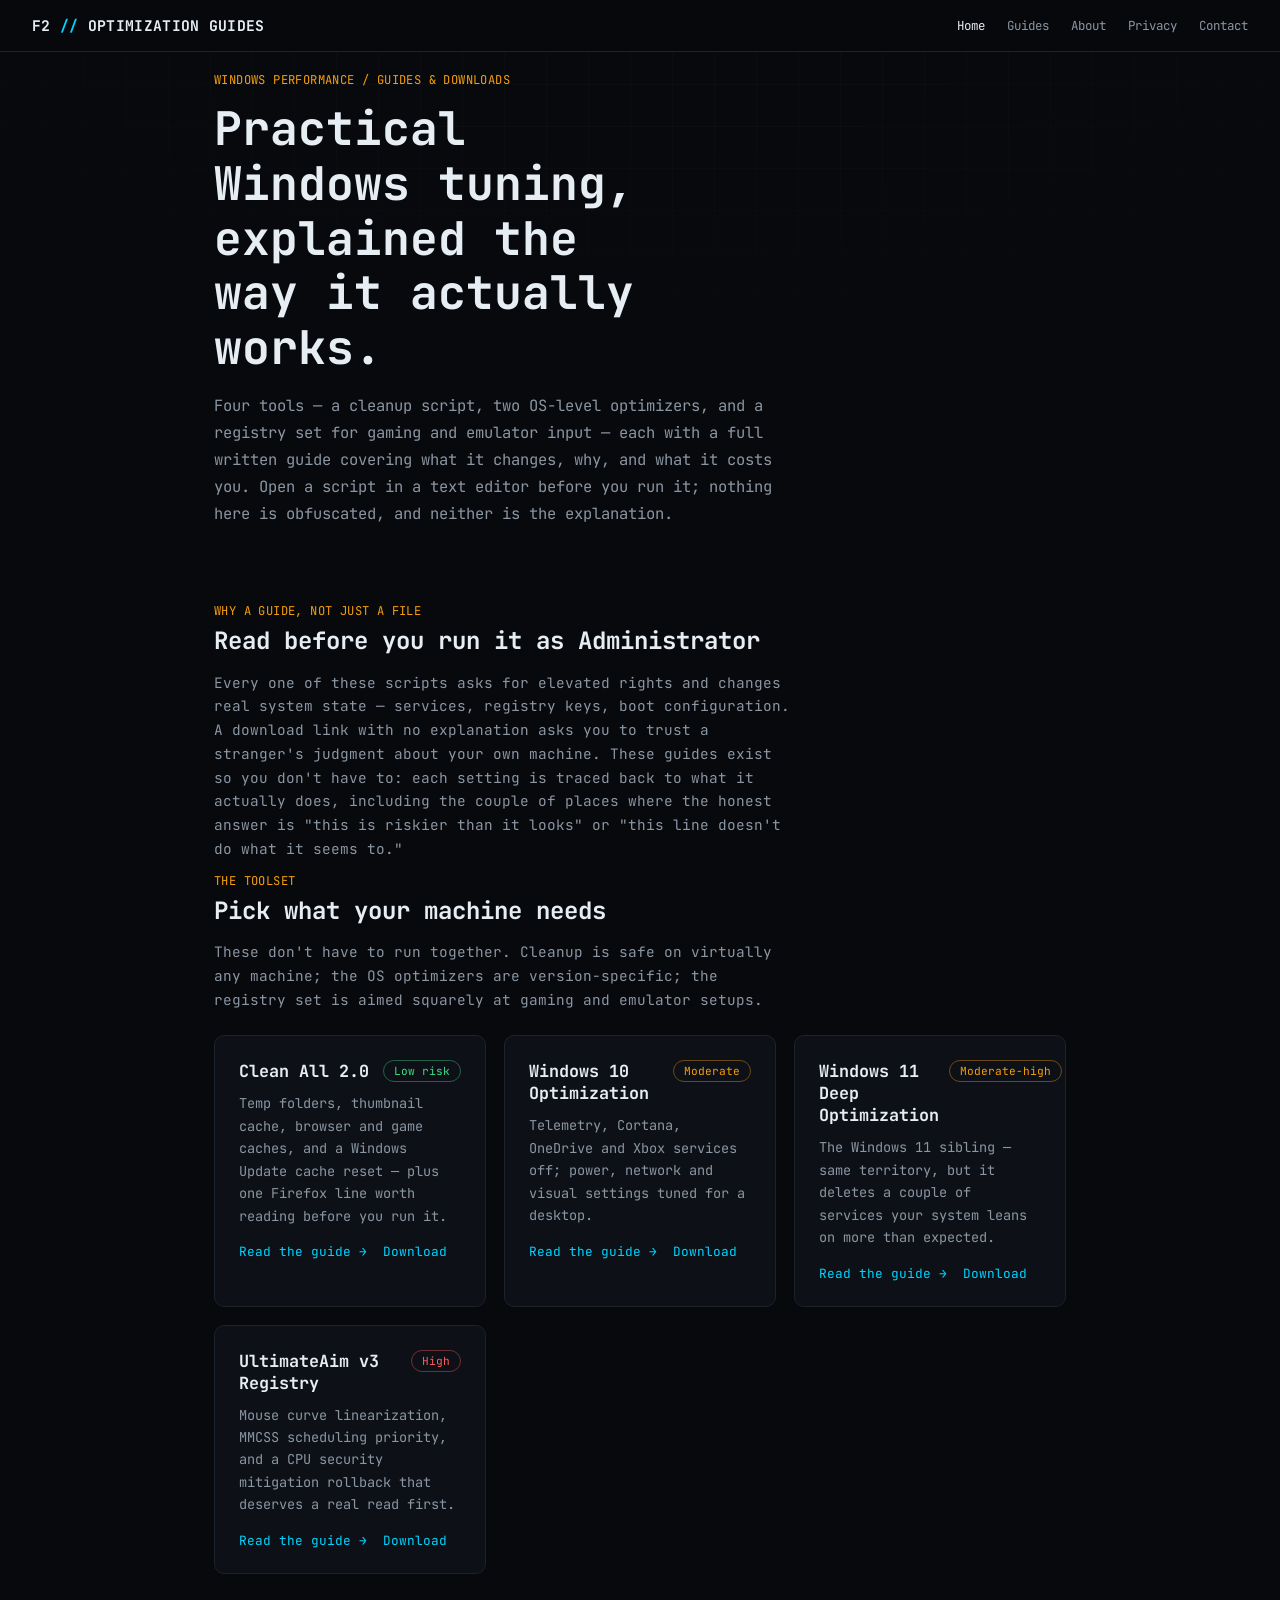
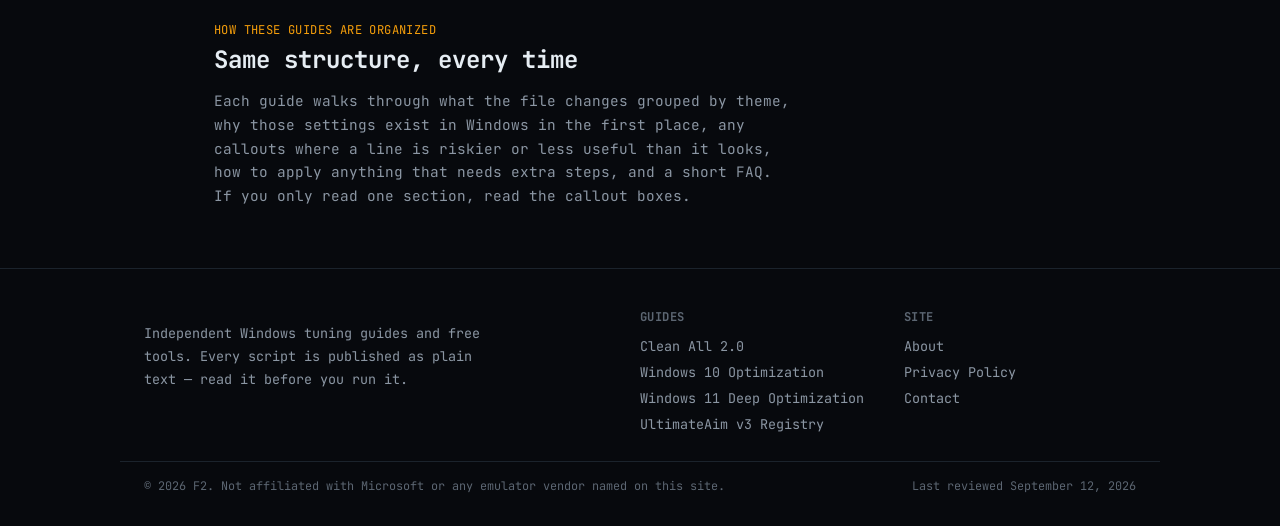
<file: index.html>
<!DOCTYPE html>
<html lang="en">
<head>
<meta charset="UTF-8">
<meta name="viewport" content="width=device-width, initial-scale=1.0">
<meta name="google-adsense-account" content="ca-pub-6312867591247183">
<meta name="theme-color" content="#07090d">
<title>F2 Optimization Guides — Windows tuning, explained</title>
<meta name="description" content="Guides and downloads for a Windows cleanup script, two OS optimizers, and a gaming/emulator registry tweak set — what each one changes and why.">
<link rel="canonical" href="https://example.com/index.html">
<link rel="preconnect" href="https://fonts.googleapis.com">
<link rel="preconnect" href="https://fonts.gstatic.com" crossorigin>
<link href="https://fonts.googleapis.com/css2?family=JetBrains+Mono:wght@300;400;500;600;700&display=swap" rel="stylesheet">
<link rel="stylesheet" href="assets/style.css">
<script async src="https://pagead2.googlesyndication.com/pagead/js/adsbygoogle.js?client=ca-pub-6312867591247183"
     crossorigin="anonymous"></script>
</head>
<body>
<a class="skip-link" href="#main">Skip to content</a>
<header class="site">
<div class="brand"><a href="index.html">F2 <b>//</b> OPTIMIZATION GUIDES</a></div>
<nav class="primary">
<a href="index.html" class="active">Home</a>
<a href="index.html#guides">Guides</a>
<a href="about.html">About</a>
<a href="privacy.html">Privacy</a>
<a href="contact.html">Contact</a>
</nav>
</header>
<main id="main">

<section class="hero">
  <div class="hero__kicker">WINDOWS PERFORMANCE / GUIDES &amp; DOWNLOADS</div>
  <h1 class="hero__title">Practical Windows tuning, explained the way it actually works.</h1>
  <p class="hero__body">Four tools — a cleanup script, two OS-level optimizers, and a registry set for gaming and emulator input — each with a full written guide covering what it changes, why, and what it costs you. Open a script in a text editor before you run it; nothing here is obfuscated, and neither is the explanation.</p>
</section>

<section>
  <p class="section-label">WHY A GUIDE, NOT JUST A FILE</p>
  <h2 class="section-heading">Read before you run it as Administrator</h2>
  <p class="section-sub">Every one of these scripts asks for elevated rights and changes real system state — services, registry keys, boot configuration. A download link with no explanation asks you to trust a stranger's judgment about your own machine. These guides exist so you don't have to: each setting is traced back to what it actually does, including the couple of places where the honest answer is "this is riskier than it looks" or "this line doesn't do what it seems to."</p>
</section>

<section id="guides">
  <p class="section-label">THE TOOLSET</p>
  <h2 class="section-heading">Pick what your machine needs</h2>
  <p class="section-sub">These don't have to run together. Cleanup is safe on virtually any machine; the OS optimizers are version-specific; the registry set is aimed squarely at gaming and emulator setups.</p>

  <div class="card-grid">
    <div class="card">
      <div class="card__top"><h3>Clean All 2.0</h3><span class="risk-pill low">Low risk</span></div>
      <p>Temp folders, thumbnail cache, browser and game caches, and a Windows Update cache reset — plus one Firefox line worth reading before you run it.</p>
      <div class="card__links"><a href="guides/clean-all-2-0.html">Read the guide →</a><a href="downloads/Clean_All_2.0.bat" download>Download</a></div>
    </div>
    <div class="card">
      <div class="card__top"><h3>Windows 10 Optimization</h3><span class="risk-pill mod">Moderate</span></div>
      <p>Telemetry, Cortana, OneDrive and Xbox services off; power, network and visual settings tuned for a desktop.</p>
      <div class="card__links"><a href="guides/windows-10-optimization.html">Read the guide →</a><a href="downloads/Windows10_Optimize.bat" download>Download</a></div>
    </div>
    <div class="card">
      <div class="card__top"><h3>Windows 11 Deep Optimization</h3><span class="risk-pill mod">Moderate-high</span></div>
      <p>The Windows 11 sibling — same territory, but it deletes a couple of services your system leans on more than expected.</p>
      <div class="card__links"><a href="guides/windows-11-optimization.html">Read the guide →</a><a href="downloads/Windows11_Optimize.bat" download>Download</a></div>
    </div>
    <div class="card">
      <div class="card__top"><h3>UltimateAim v3 Registry</h3><span class="risk-pill high">High</span></div>
      <p>Mouse curve linearization, MMCSS scheduling priority, and a CPU security mitigation rollback that deserves a real read first.</p>
      <div class="card__links"><a href="guides/ultimateaim-v3-registry.html">Read the guide →</a><a href="downloads/UltimateAim_v3_FINAL.reg" download>Download</a></div>
    </div>
  </div>
</section>

<section>
  <p class="section-label">HOW THESE GUIDES ARE ORGANIZED</p>
  <h2 class="section-heading">Same structure, every time</h2>
  <p class="section-sub">Each guide walks through what the file changes grouped by theme, why those settings exist in Windows in the first place, any callouts where a line is riskier or less useful than it looks, how to apply anything that needs extra steps, and a short FAQ. If you only read one section, read the callout boxes.</p>
</section>

</main>
<footer class="site">
<div class="footer-grid">
<div><p class="footer-tagline">Independent Windows tuning guides and free tools. Every script is published as plain text — read it before you run it.</p></div>
<div><h4>GUIDES</h4><ul>
<li><a href="guides/clean-all-2-0.html">Clean All 2.0</a></li>
<li><a href="guides/windows-10-optimization.html">Windows 10 Optimization</a></li>
<li><a href="guides/windows-11-optimization.html">Windows 11 Deep Optimization</a></li>
<li><a href="guides/ultimateaim-v3-registry.html">UltimateAim v3 Registry</a></li>
</ul></div>
<div><h4>SITE</h4><ul>
<li><a href="about.html">About</a></li>
<li><a href="privacy.html">Privacy Policy</a></li>
<li><a href="contact.html">Contact</a></li>
</ul></div>
</div>
<div class="footer-bottom"><span>© 2026 F2. Not affiliated with Microsoft or any emulator vendor named on this site.</span><span>Last reviewed September 12, 2026</span></div>
</footer>
</body>
</html>
</file>
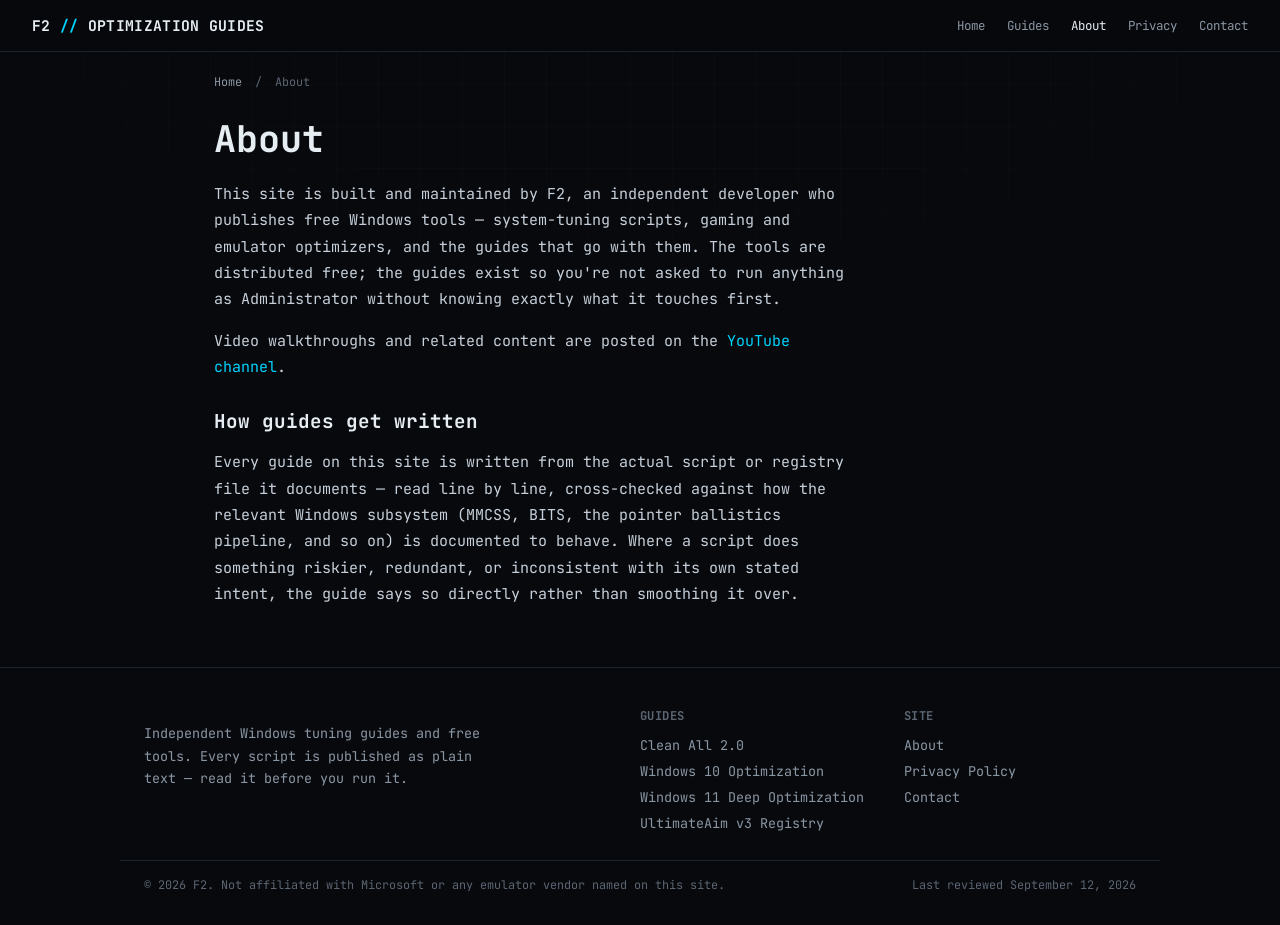
<file: about.html>
<!DOCTYPE html>
<html lang="en">
<head>
<meta charset="UTF-8">
<meta name="viewport" content="width=device-width, initial-scale=1.0">
<meta name="theme-color" content="#07090d">
<title>About | F2 Optimization Guides</title>
<meta name="description" content="Who publishes these Windows tuning guides and free tools, and how the guides are written.">
<link rel="canonical" href="https://example.com/about.html">
<link rel="preconnect" href="https://fonts.googleapis.com">
<link rel="preconnect" href="https://fonts.gstatic.com" crossorigin>
<link href="https://fonts.googleapis.com/css2?family=JetBrains+Mono:wght@300;400;500;600;700&display=swap" rel="stylesheet">
<link rel="stylesheet" href="assets/style.css">
</head>
<body>
<a class="skip-link" href="#main">Skip to content</a>
<header class="site">
<div class="brand"><a href="index.html">F2 <b>//</b> OPTIMIZATION GUIDES</a></div>
<nav class="primary">
<a href="index.html">Home</a>
<a href="index.html#guides">Guides</a>
<a href="about.html" class="active">About</a>
<a href="privacy.html">Privacy</a>
<a href="contact.html">Contact</a>
</nav>
</header>
<main id="main">

<div class="static-page">
<div class="breadcrumb"><a href="index.html">Home</a> <span class="sep">/</span> <span>About</span></div>
<h1>About</h1>
<p>This site is built and maintained by F2, an independent developer who publishes free Windows tools — system-tuning scripts, gaming and emulator optimizers, and the guides that go with them. The tools are distributed free; the guides exist so you're not asked to run anything as Administrator without knowing exactly what it touches first.</p>
<p>Video walkthroughs and related content are posted on the <a href="https://youtube.com/@formula-2-e4m" target="_blank" rel="noopener">YouTube channel</a>.</p>
<h2>How guides get written</h2>
<p>Every guide on this site is written from the actual script or registry file it documents — read line by line, cross-checked against how the relevant Windows subsystem (MMCSS, BITS, the pointer ballistics pipeline, and so on) is documented to behave. Where a script does something riskier, redundant, or inconsistent with its own stated intent, the guide says so directly rather than smoothing it over.</p>
</div>

</main>
<footer class="site">
<div class="footer-grid">
<div><p class="footer-tagline">Independent Windows tuning guides and free tools. Every script is published as plain text — read it before you run it.</p></div>
<div><h4>GUIDES</h4><ul>
<li><a href="guides/clean-all-2-0.html">Clean All 2.0</a></li>
<li><a href="guides/windows-10-optimization.html">Windows 10 Optimization</a></li>
<li><a href="guides/windows-11-optimization.html">Windows 11 Deep Optimization</a></li>
<li><a href="guides/ultimateaim-v3-registry.html">UltimateAim v3 Registry</a></li>
</ul></div>
<div><h4>SITE</h4><ul>
<li><a href="about.html">About</a></li>
<li><a href="privacy.html">Privacy Policy</a></li>
<li><a href="contact.html">Contact</a></li>
</ul></div>
</div>
<div class="footer-bottom"><span>© 2026 F2. Not affiliated with Microsoft or any emulator vendor named on this site.</span><span>Last reviewed September 12, 2026</span></div>
</footer>
</body>
</html>
</file>
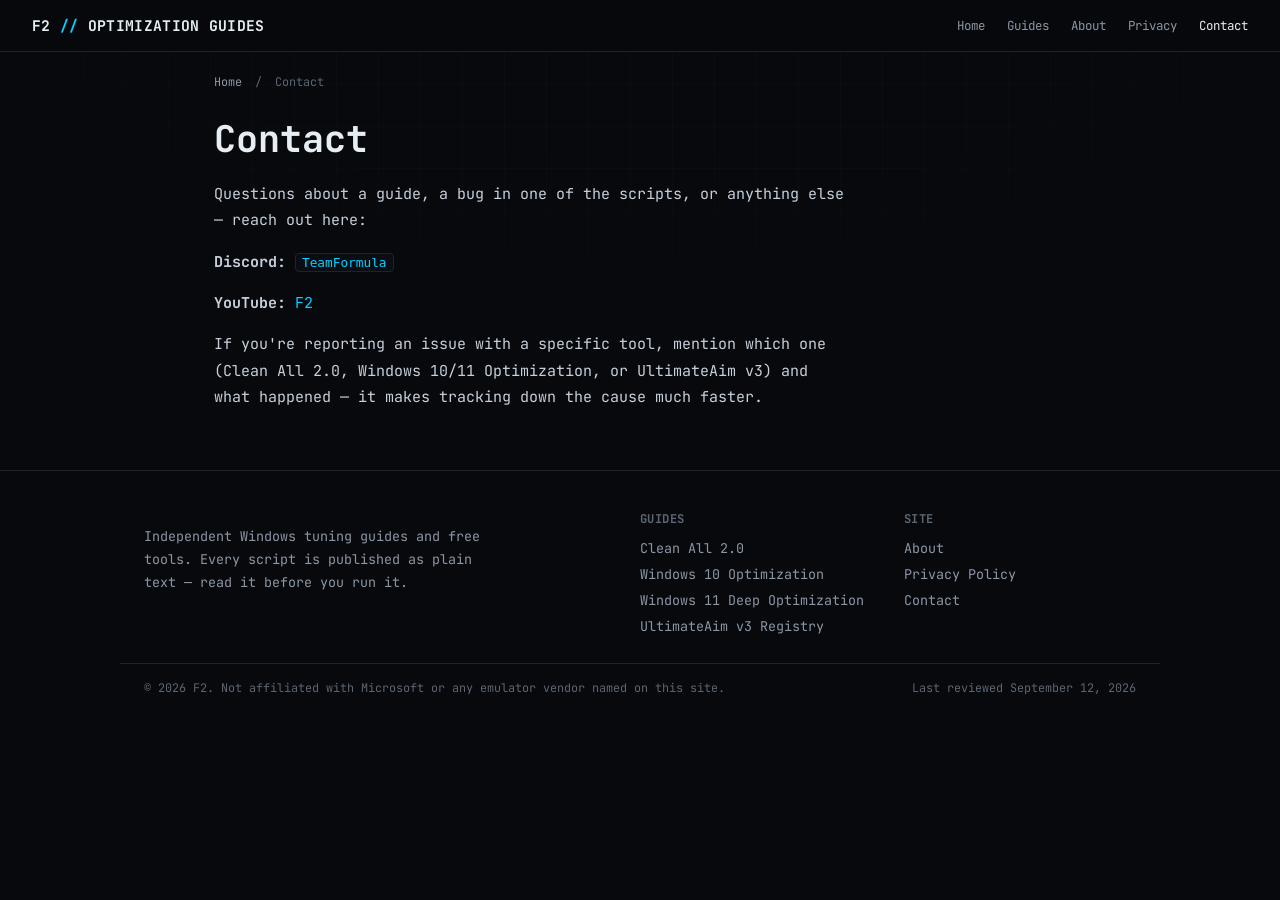
<file: contact.html>
<!DOCTYPE html>
<html lang="en">
<head>
<meta charset="UTF-8">
<meta name="viewport" content="width=device-width, initial-scale=1.0">
<meta name="google-adsense-account" content="ca-pub-6312867591247183">
<meta name="theme-color" content="#07090d">
<title>Contact | F2 Optimization Guides</title>
<meta name="description" content="How to get in touch about a guide, a tool, or a bug report.">
<link rel="canonical" href="https://example.com/contact.html">
<link rel="preconnect" href="https://fonts.googleapis.com">
<link rel="preconnect" href="https://fonts.gstatic.com" crossorigin>
<link href="https://fonts.googleapis.com/css2?family=JetBrains+Mono:wght@300;400;500;600;700&display=swap" rel="stylesheet">
<link rel="stylesheet" href="assets/style.css">
<script async src="https://pagead2.googlesyndication.com/pagead/js/adsbygoogle.js?client=ca-pub-6312867591247183"
     crossorigin="anonymous"></script>
</head>
<body>
<a class="skip-link" href="#main">Skip to content</a>
<header class="site">
<div class="brand"><a href="index.html">F2 <b>//</b> OPTIMIZATION GUIDES</a></div>
<nav class="primary">
<a href="index.html">Home</a>
<a href="index.html#guides">Guides</a>
<a href="about.html">About</a>
<a href="privacy.html">Privacy</a>
<a href="contact.html" class="active">Contact</a>
</nav>
</header>
<main id="main">

<div class="static-page">
<div class="breadcrumb"><a href="index.html">Home</a> <span class="sep">/</span> <span>Contact</span></div>
<h1>Contact</h1>
<p>Questions about a guide, a bug in one of the scripts, or anything else — reach out here:</p>
<p><strong>Discord:</strong> <code><a href="https://discord.gg/2XtUMQxZUE" target="_blank" rel="noopener">TeamFormula</a></code></p>
<p><strong>YouTube:</strong> <a href="https://youtube.com/@formula-2-e4m" target="_blank" rel="noopener">F2</a></p>
<p>If you're reporting an issue with a specific tool, mention which one (Clean All 2.0, Windows 10/11 Optimization, or UltimateAim v3) and what happened — it makes tracking down the cause much faster.</p>
</div>

</main>
<footer class="site">
<div class="footer-grid">
<div><p class="footer-tagline">Independent Windows tuning guides and free tools. Every script is published as plain text — read it before you run it.</p></div>
<div><h4>GUIDES</h4><ul>
<li><a href="guides/clean-all-2-0.html">Clean All 2.0</a></li>
<li><a href="guides/windows-10-optimization.html">Windows 10 Optimization</a></li>
<li><a href="guides/windows-11-optimization.html">Windows 11 Deep Optimization</a></li>
<li><a href="guides/ultimateaim-v3-registry.html">UltimateAim v3 Registry</a></li>
</ul></div>
<div><h4>SITE</h4><ul>
<li><a href="about.html">About</a></li>
<li><a href="privacy.html">Privacy Policy</a></li>
<li><a href="contact.html">Contact</a></li>
</ul></div>
</div>
<div class="footer-bottom"><span>© 2026 F2. Not affiliated with Microsoft or any emulator vendor named on this site.</span><span>Last reviewed September 12, 2026</span></div>
</footer>
</body>
</html>
</file>
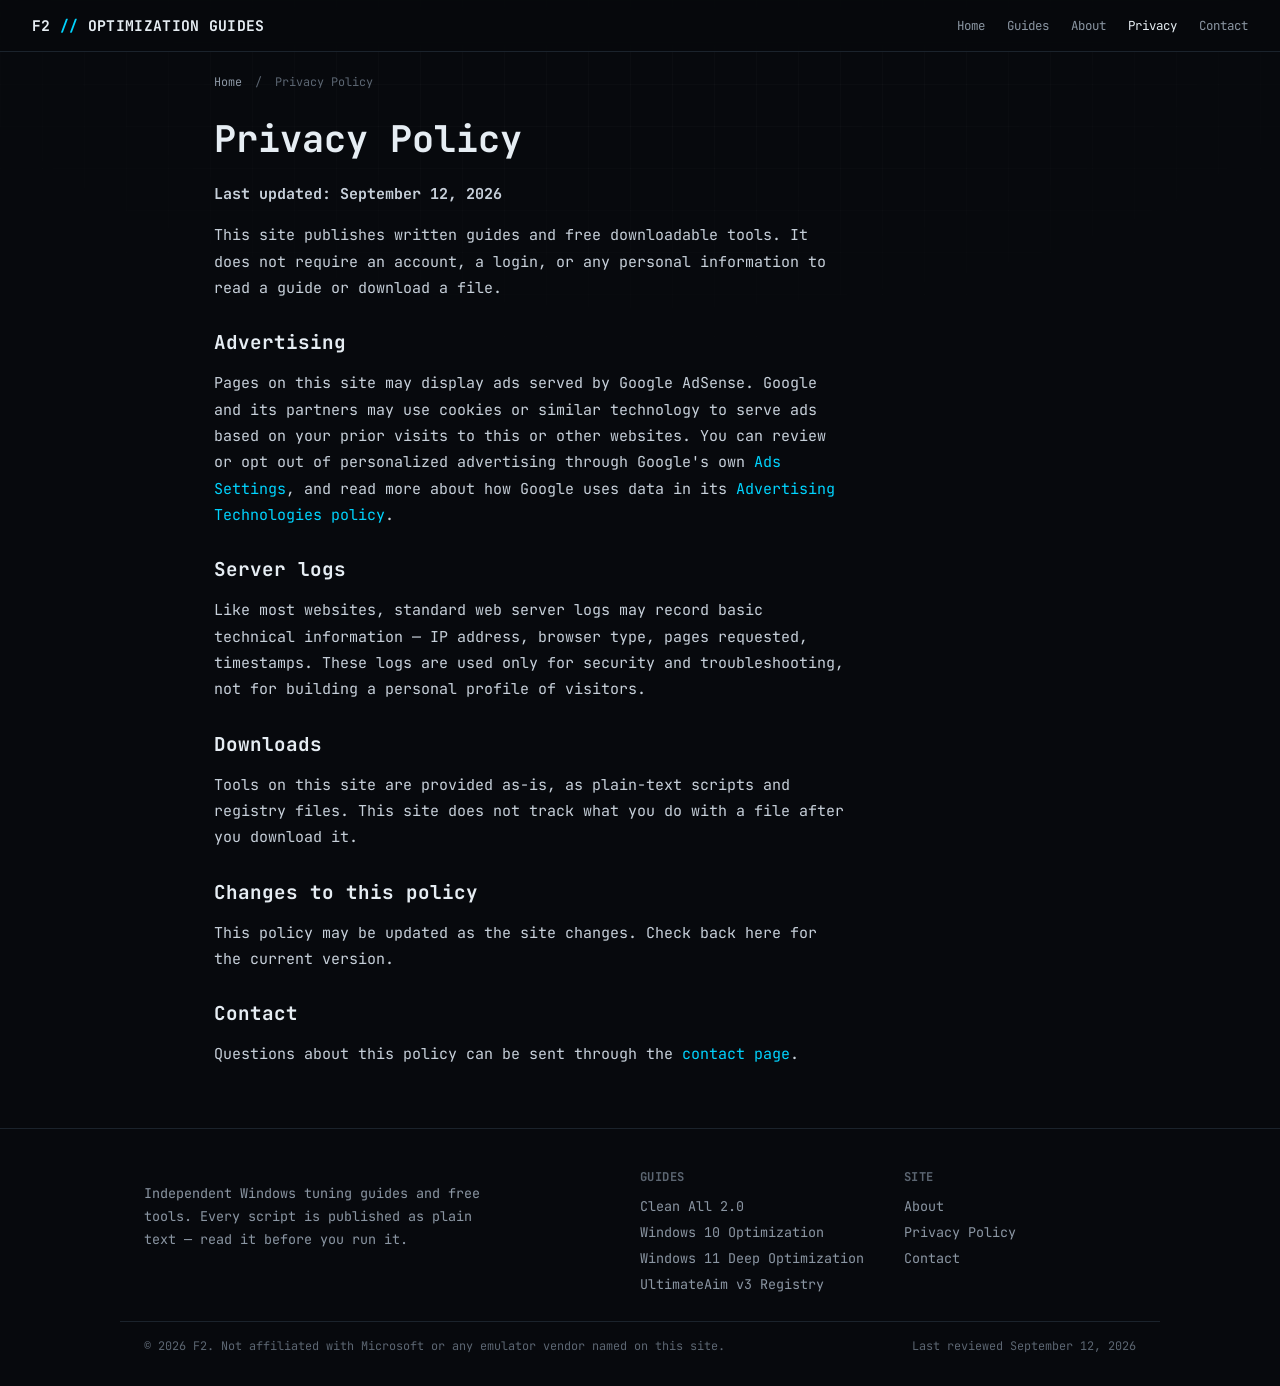
<file: privacy.html>
<!DOCTYPE html>
<html lang="en">
<head>
<meta charset="UTF-8">
<meta name="viewport" content="width=device-width, initial-scale=1.0">
<meta name="google-adsense-account" content="ca-pub-6312867591247183">
<meta name="theme-color" content="#07090d">
<title>Privacy Policy | F2 Optimization Guides</title>
<meta name="description" content="Privacy policy covering advertising, server logs and downloads for F2 Optimization Guides.">
<link rel="canonical" href="https://example.com/privacy.html">
<link rel="preconnect" href="https://fonts.googleapis.com">
<link rel="preconnect" href="https://fonts.gstatic.com" crossorigin>
<link href="https://fonts.googleapis.com/css2?family=JetBrains+Mono:wght@300;400;500;600;700&display=swap" rel="stylesheet">
<link rel="stylesheet" href="assets/style.css">
<script async src="https://pagead2.googlesyndication.com/pagead/js/adsbygoogle.js?client=ca-pub-6312867591247183"
     crossorigin="anonymous"></script>
</head>
<body>
<a class="skip-link" href="#main">Skip to content</a>
<header class="site">
<div class="brand"><a href="index.html">F2 <b>//</b> OPTIMIZATION GUIDES</a></div>
<nav class="primary">
<a href="index.html">Home</a>
<a href="index.html#guides">Guides</a>
<a href="about.html">About</a>
<a href="privacy.html" class="active">Privacy</a>
<a href="contact.html">Contact</a>
</nav>
</header>
<main id="main">

<div class="static-page">
<div class="breadcrumb"><a href="index.html">Home</a> <span class="sep">/</span> <span>Privacy Policy</span></div>
<h1>Privacy Policy</h1>
<p><strong>Last updated: September 12, 2026</strong></p>
<p>This site publishes written guides and free downloadable tools. It does not require an account, a login, or any personal information to read a guide or download a file.</p>
<h2>Advertising</h2>
<p>Pages on this site may display ads served by Google AdSense. Google and its partners may use cookies or similar technology to serve ads based on your prior visits to this or other websites. You can review or opt out of personalized advertising through Google's own <a href="https://adssettings.google.com" target="_blank" rel="noopener">Ads Settings</a>, and read more about how Google uses data in its <a href="https://policies.google.com/technologies/ads" target="_blank" rel="noopener">Advertising Technologies policy</a>.</p>
<h2>Server logs</h2>
<p>Like most websites, standard web server logs may record basic technical information — IP address, browser type, pages requested, timestamps. These logs are used only for security and troubleshooting, not for building a personal profile of visitors.</p>
<h2>Downloads</h2>
<p>Tools on this site are provided as-is, as plain-text scripts and registry files. This site does not track what you do with a file after you download it.</p>
<h2>Changes to this policy</h2>
<p>This policy may be updated as the site changes. Check back here for the current version.</p>
<h2>Contact</h2>
<p>Questions about this policy can be sent through the <a href="contact.html">contact page</a>.</p>
</div>

</main>
<footer class="site">
<div class="footer-grid">
<div><p class="footer-tagline">Independent Windows tuning guides and free tools. Every script is published as plain text — read it before you run it.</p></div>
<div><h4>GUIDES</h4><ul>
<li><a href="guides/clean-all-2-0.html">Clean All 2.0</a></li>
<li><a href="guides/windows-10-optimization.html">Windows 10 Optimization</a></li>
<li><a href="guides/windows-11-optimization.html">Windows 11 Deep Optimization</a></li>
<li><a href="guides/ultimateaim-v3-registry.html">UltimateAim v3 Registry</a></li>
</ul></div>
<div><h4>SITE</h4><ul>
<li><a href="about.html">About</a></li>
<li><a href="privacy.html">Privacy Policy</a></li>
<li><a href="contact.html">Contact</a></li>
</ul></div>
</div>
<div class="footer-bottom"><span>© 2026 F2. Not affiliated with Microsoft or any emulator vendor named on this site.</span><span>Last reviewed September 12, 2026</span></div>
</footer>
</body>
</html>
</file>
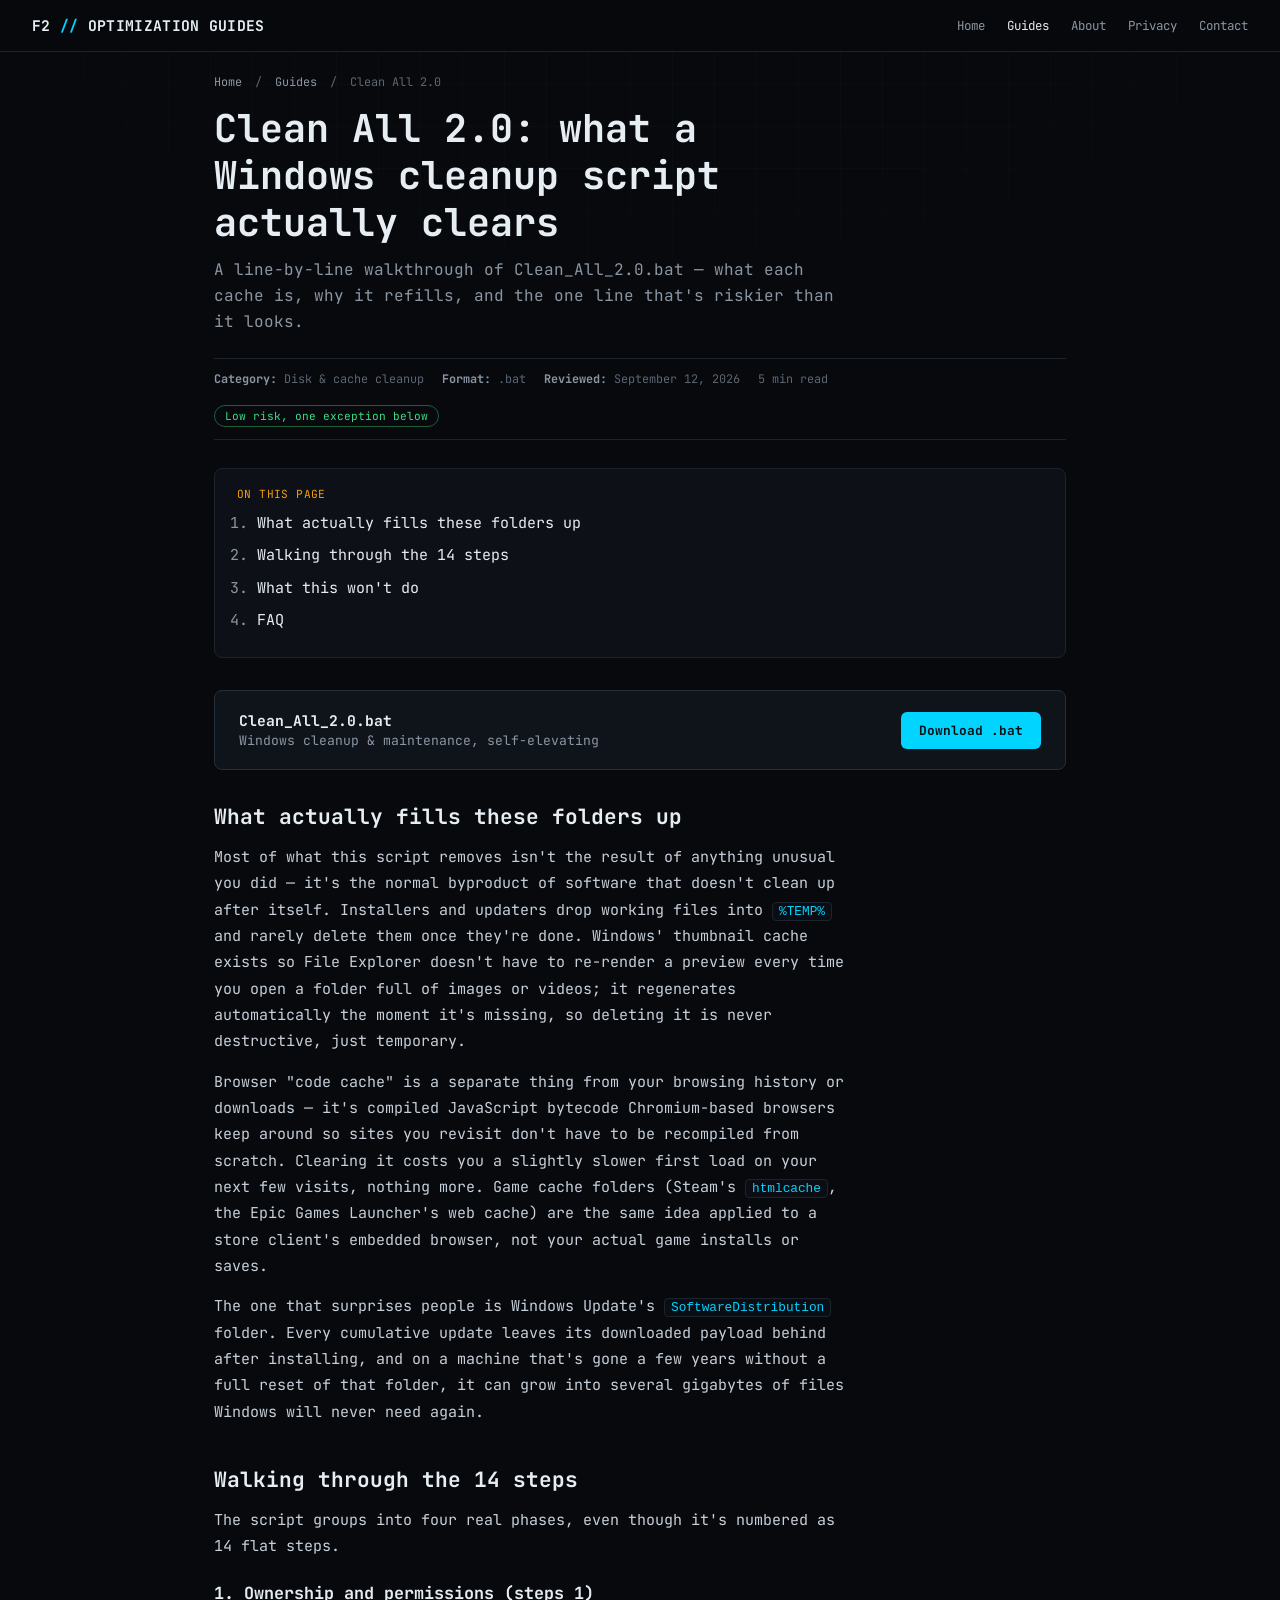
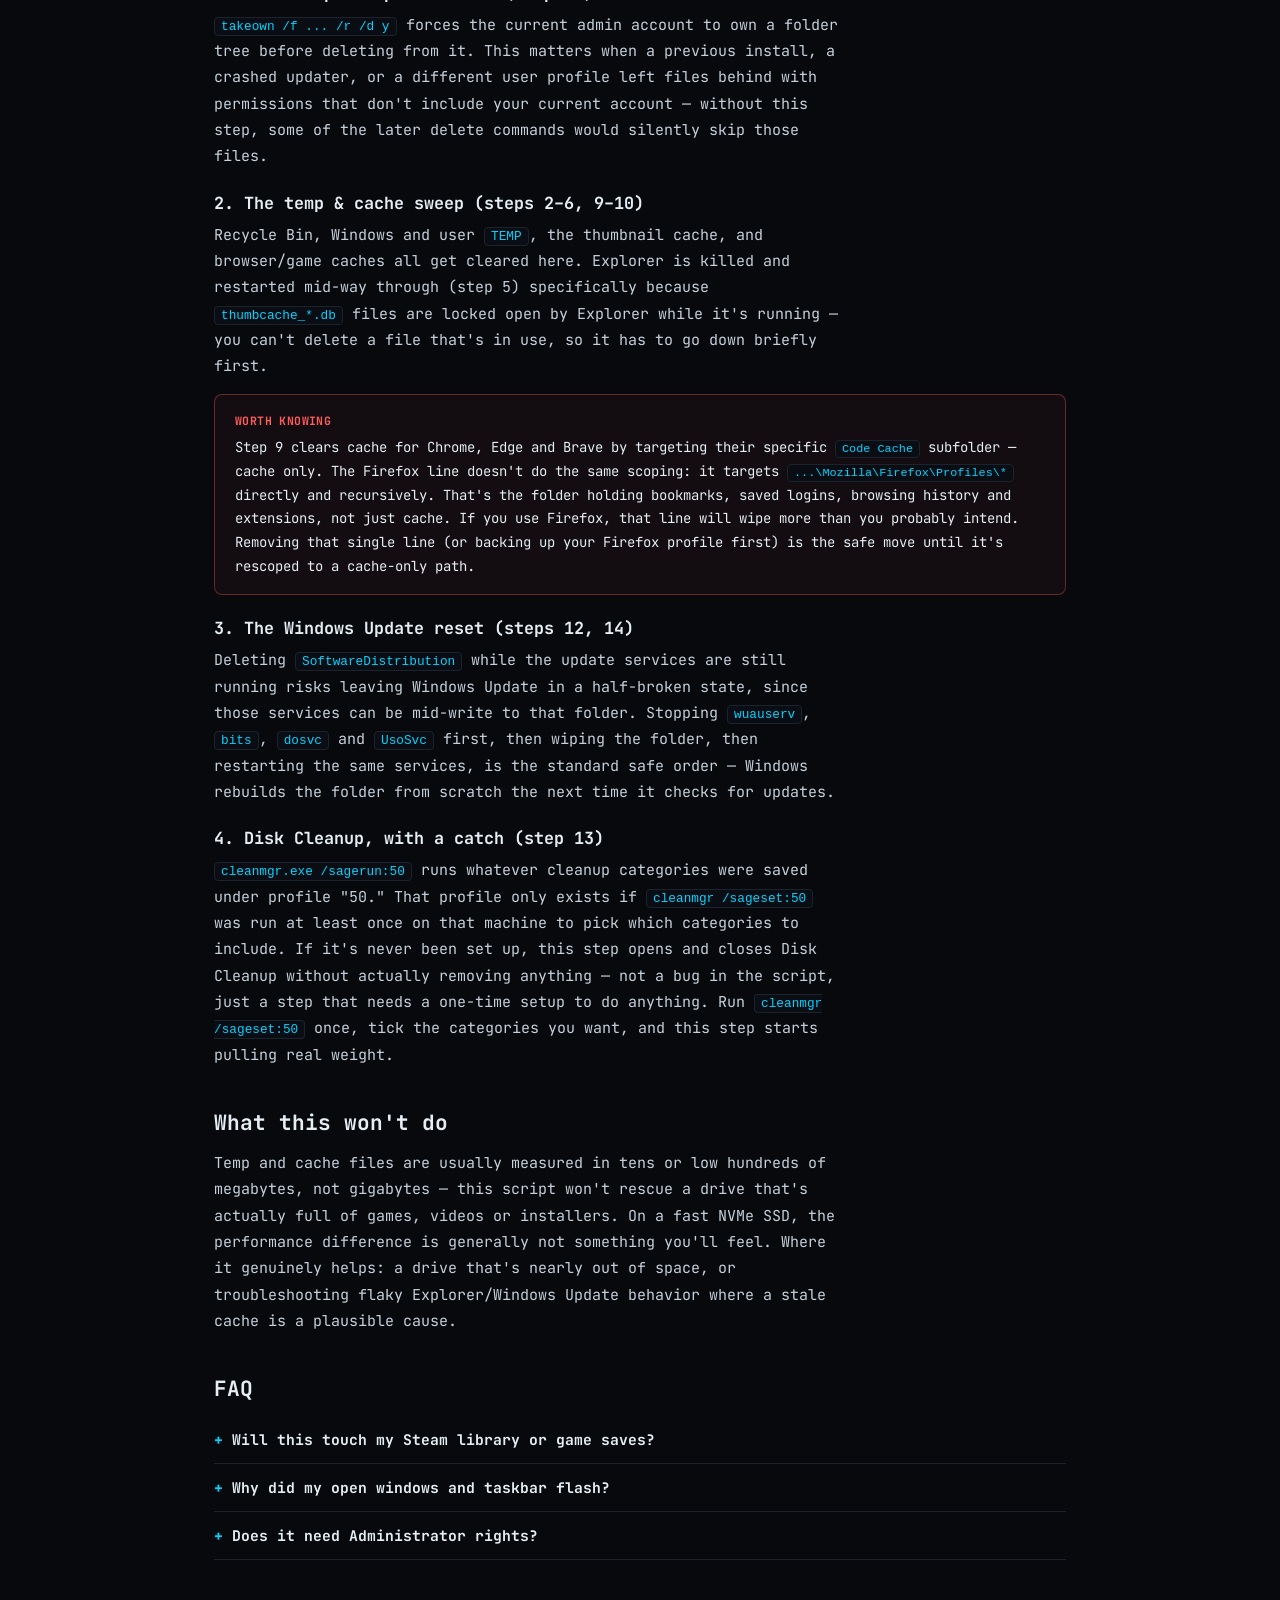
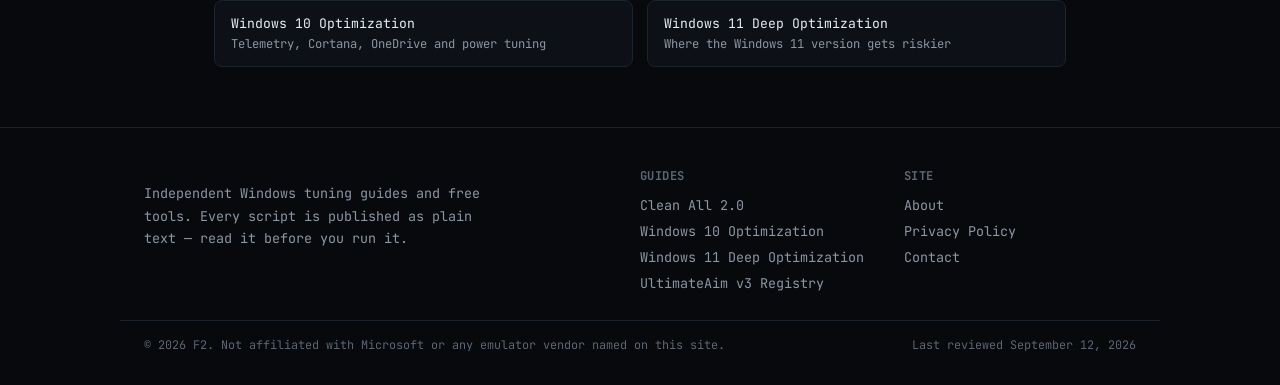
<file: guides/clean-all-2-0.html>
<!DOCTYPE html>
<html lang="en">
<head>
<meta charset="UTF-8">
<meta name="viewport" content="width=device-width, initial-scale=1.0">
<meta name="google-adsense-account" content="ca-pub-6312867591247183">
<meta name="theme-color" content="#07090d">
<title>Clean All 2.0: what a Windows cleanup script actually clears | F2 Optimization Guides</title>
<meta name="description" content="A line-by-line walkthrough of Clean_All_2.0.bat — what each cache is, why it refills, and the one line that's riskier than it looks.">
<link rel="canonical" href="https://example.com/guides/clean-all-2-0.html">
<link rel="preconnect" href="https://fonts.googleapis.com">
<link rel="preconnect" href="https://fonts.gstatic.com" crossorigin>
<link href="https://fonts.googleapis.com/css2?family=JetBrains+Mono:wght@300;400;500;600;700&display=swap" rel="stylesheet">
<link rel="stylesheet" href="../assets/style.css">
<script type="application/ld+json">{"@context": "https://schema.org", "@type": "Article", "headline": "Clean All 2.0: what a Windows cleanup script actually clears", "description": "A line-by-line walkthrough of Clean_All_2.0.bat \u2014 what each cache is, why it refills, and the one line that's riskier than it looks.", "datePublished": "2026-09-12", "dateModified": "2026-09-12", "author": {"@type": "Person", "name": "F2"}, "mainEntityOfPage": "https://example.com/guides/clean-all-2-0.html"}</script>
<script async src="https://pagead2.googlesyndication.com/pagead/js/adsbygoogle.js?client=ca-pub-6312867591247183"
     crossorigin="anonymous"></script>
</head>
<body>
<a class="skip-link" href="#main">Skip to content</a>
<header class="site">
<div class="brand"><a href="../index.html">F2 <b>//</b> OPTIMIZATION GUIDES</a></div>
<nav class="primary">
<a href="../index.html">Home</a>
<a href="../index.html#guides" class="active">Guides</a>
<a href="../about.html">About</a>
<a href="../privacy.html">Privacy</a>
<a href="../contact.html">Contact</a>
</nav>
</header>
<main id="main">

<article>
<div class="breadcrumb"><a href="../index.html">Home</a> <span class="sep">/</span> <a href="../index.html#guides">Guides</a> <span class="sep">/</span> <span>Clean All 2.0</span></div>

<h1>Clean All 2.0: what a Windows cleanup script actually clears</h1>
<p class="dek">A line-by-line walkthrough of Clean_All_2.0.bat — what each cache is, why it refills, and the one line that's riskier than it looks.</p>
<div class="meta-row">
  <span><strong>Category:</strong> Disk &amp; cache cleanup</span>
  <span><strong>Format:</strong> .bat</span>
  <span><strong>Reviewed:</strong> September 12, 2026</span><span>5 min read</span>
  <span class="risk-pill low">Low risk, one exception below</span>
</div>

<div class="toc">
  <div class="toc__label">ON THIS PAGE</div>
  <ol>
    <li><a href="#fills-up">What actually fills these folders up</a></li>
    <li><a href="#steps">Walking through the 14 steps</a></li>
    <li><a href="#wont-do">What this won't do</a></li>
    <li><a href="#faq">FAQ</a></li>
  </ol>
</div>

<div class="dl-box">
  <div class="dl-box__info"><strong>Clean_All_2.0.bat</strong>Windows cleanup &amp; maintenance, self-elevating</div>
  <a class="dl-btn" href="../downloads/Clean_All_2.0.bat" download>Download .bat</a>
</div>

<section id="fills-up">
<h2>What actually fills these folders up</h2>
<p>Most of what this script removes isn't the result of anything unusual you did — it's the normal byproduct of software that doesn't clean up after itself. Installers and updaters drop working files into <code>%TEMP%</code> and rarely delete them once they're done. Windows' thumbnail cache exists so File Explorer doesn't have to re-render a preview every time you open a folder full of images or videos; it regenerates automatically the moment it's missing, so deleting it is never destructive, just temporary.</p>
<p>Browser "code cache" is a separate thing from your browsing history or downloads — it's compiled JavaScript bytecode Chromium-based browsers keep around so sites you revisit don't have to be recompiled from scratch. Clearing it costs you a slightly slower first load on your next few visits, nothing more. Game cache folders (Steam's <code>htmlcache</code>, the Epic Games Launcher's web cache) are the same idea applied to a store client's embedded browser, not your actual game installs or saves.</p>
<p>The one that surprises people is Windows Update's <code>SoftwareDistribution</code> folder. Every cumulative update leaves its downloaded payload behind after installing, and on a machine that's gone a few years without a full reset of that folder, it can grow into several gigabytes of files Windows will never need again.</p>
</section>

<section id="steps">
<h2>Walking through the 14 steps</h2>
<p>The script groups into four real phases, even though it's numbered as 14 flat steps.</p>

<h3>1. Ownership and permissions (steps 1)</h3>
<p><code>takeown /f ... /r /d y</code> forces the current admin account to own a folder tree before deleting from it. This matters when a previous install, a crashed updater, or a different user profile left files behind with permissions that don't include your current account — without this step, some of the later delete commands would silently skip those files.</p>

<h3>2. The temp &amp; cache sweep (steps 2–6, 9–10)</h3>
<p>Recycle Bin, Windows and user <code>TEMP</code>, the thumbnail cache, and browser/game caches all get cleared here. Explorer is killed and restarted mid-way through (step 5) specifically because <code>thumbcache_*.db</code> files are locked open by Explorer while it's running — you can't delete a file that's in use, so it has to go down briefly first.</p>
<div class="callout warn">
<strong class="label">WORTH KNOWING</strong>
Step 9 clears cache for Chrome, Edge and Brave by targeting their specific <code>Code Cache</code> subfolder — cache only. The Firefox line doesn't do the same scoping: it targets <code>...\Mozilla\Firefox\Profiles\*</code> directly and recursively. That's the folder holding bookmarks, saved logins, browsing history and extensions, not just cache. If you use Firefox, that line will wipe more than you probably intend. Removing that single line (or backing up your Firefox profile first) is the safe move until it's rescoped to a cache-only path.
</div>

<h3>3. The Windows Update reset (steps 12, 14)</h3>
<p>Deleting <code>SoftwareDistribution</code> while the update services are still running risks leaving Windows Update in a half-broken state, since those services can be mid-write to that folder. Stopping <code>wuauserv</code>, <code>bits</code>, <code>dosvc</code> and <code>UsoSvc</code> first, then wiping the folder, then restarting the same services, is the standard safe order — Windows rebuilds the folder from scratch the next time it checks for updates.</p>

<h3>4. Disk Cleanup, with a catch (step 13)</h3>
<p><code>cleanmgr.exe /sagerun:50</code> runs whatever cleanup categories were saved under profile "50." That profile only exists if <code>cleanmgr /sageset:50</code> was run at least once on that machine to pick which categories to include. If it's never been set up, this step opens and closes Disk Cleanup without actually removing anything — not a bug in the script, just a step that needs a one-time setup to do anything. Run <code>cleanmgr /sageset:50</code> once, tick the categories you want, and this step starts pulling real weight.</p>
</section>

<section id="wont-do">
<h2>What this won't do</h2>
<p>Temp and cache files are usually measured in tens or low hundreds of megabytes, not gigabytes — this script won't rescue a drive that's actually full of games, videos or installers. On a fast NVMe SSD, the performance difference is generally not something you'll feel. Where it genuinely helps: a drive that's nearly out of space, or troubleshooting flaky Explorer/Windows Update behavior where a stale cache is a plausible cause.</p>
</section>

<section id="faq">
<h2>FAQ</h2>
<details class="faq"><summary>Will this touch my Steam library or game saves?</summary><p>No. The game-related lines target launcher web caches (Steam's <code>htmlcache</code>, Epic's launcher webcache, Roblox downloads folder) — none of these are your installed games or save files.</p></details>
<details class="faq"><summary>Why did my open windows and taskbar flash?</summary><p>Step 5 restarts <code>explorer.exe</code> to release its lock on the thumbnail cache file. It's cosmetic — open folder windows may flicker or briefly close, then Explorer comes back.</p></details>
<details class="faq"><summary>Does it need Administrator rights?</summary><p>Yes. The script checks for an active admin session and re-launches itself with a UAC prompt if it isn't already elevated.</p></details>
</section>

<div class="related">
<a href="windows-10-optimization.html">Windows 10 Optimization<span>Telemetry, Cortana, OneDrive and power tuning</span></a>
<a href="windows-11-optimization.html">Windows 11 Deep Optimization<span>Where the Windows 11 version gets riskier</span></a>
</div>
</article>

</main>
<footer class="site">
<div class="footer-grid">
<div><p class="footer-tagline">Independent Windows tuning guides and free tools. Every script is published as plain text — read it before you run it.</p></div>
<div><h4>GUIDES</h4><ul>
<li><a href="../guides/clean-all-2-0.html">Clean All 2.0</a></li>
<li><a href="../guides/windows-10-optimization.html">Windows 10 Optimization</a></li>
<li><a href="../guides/windows-11-optimization.html">Windows 11 Deep Optimization</a></li>
<li><a href="../guides/ultimateaim-v3-registry.html">UltimateAim v3 Registry</a></li>
</ul></div>
<div><h4>SITE</h4><ul>
<li><a href="../about.html">About</a></li>
<li><a href="../privacy.html">Privacy Policy</a></li>
<li><a href="../contact.html">Contact</a></li>
</ul></div>
</div>
<div class="footer-bottom"><span>© 2026 F2. Not affiliated with Microsoft or any emulator vendor named on this site.</span><span>Last reviewed September 12, 2026</span></div>
</footer>
</body>
</html>
</file>
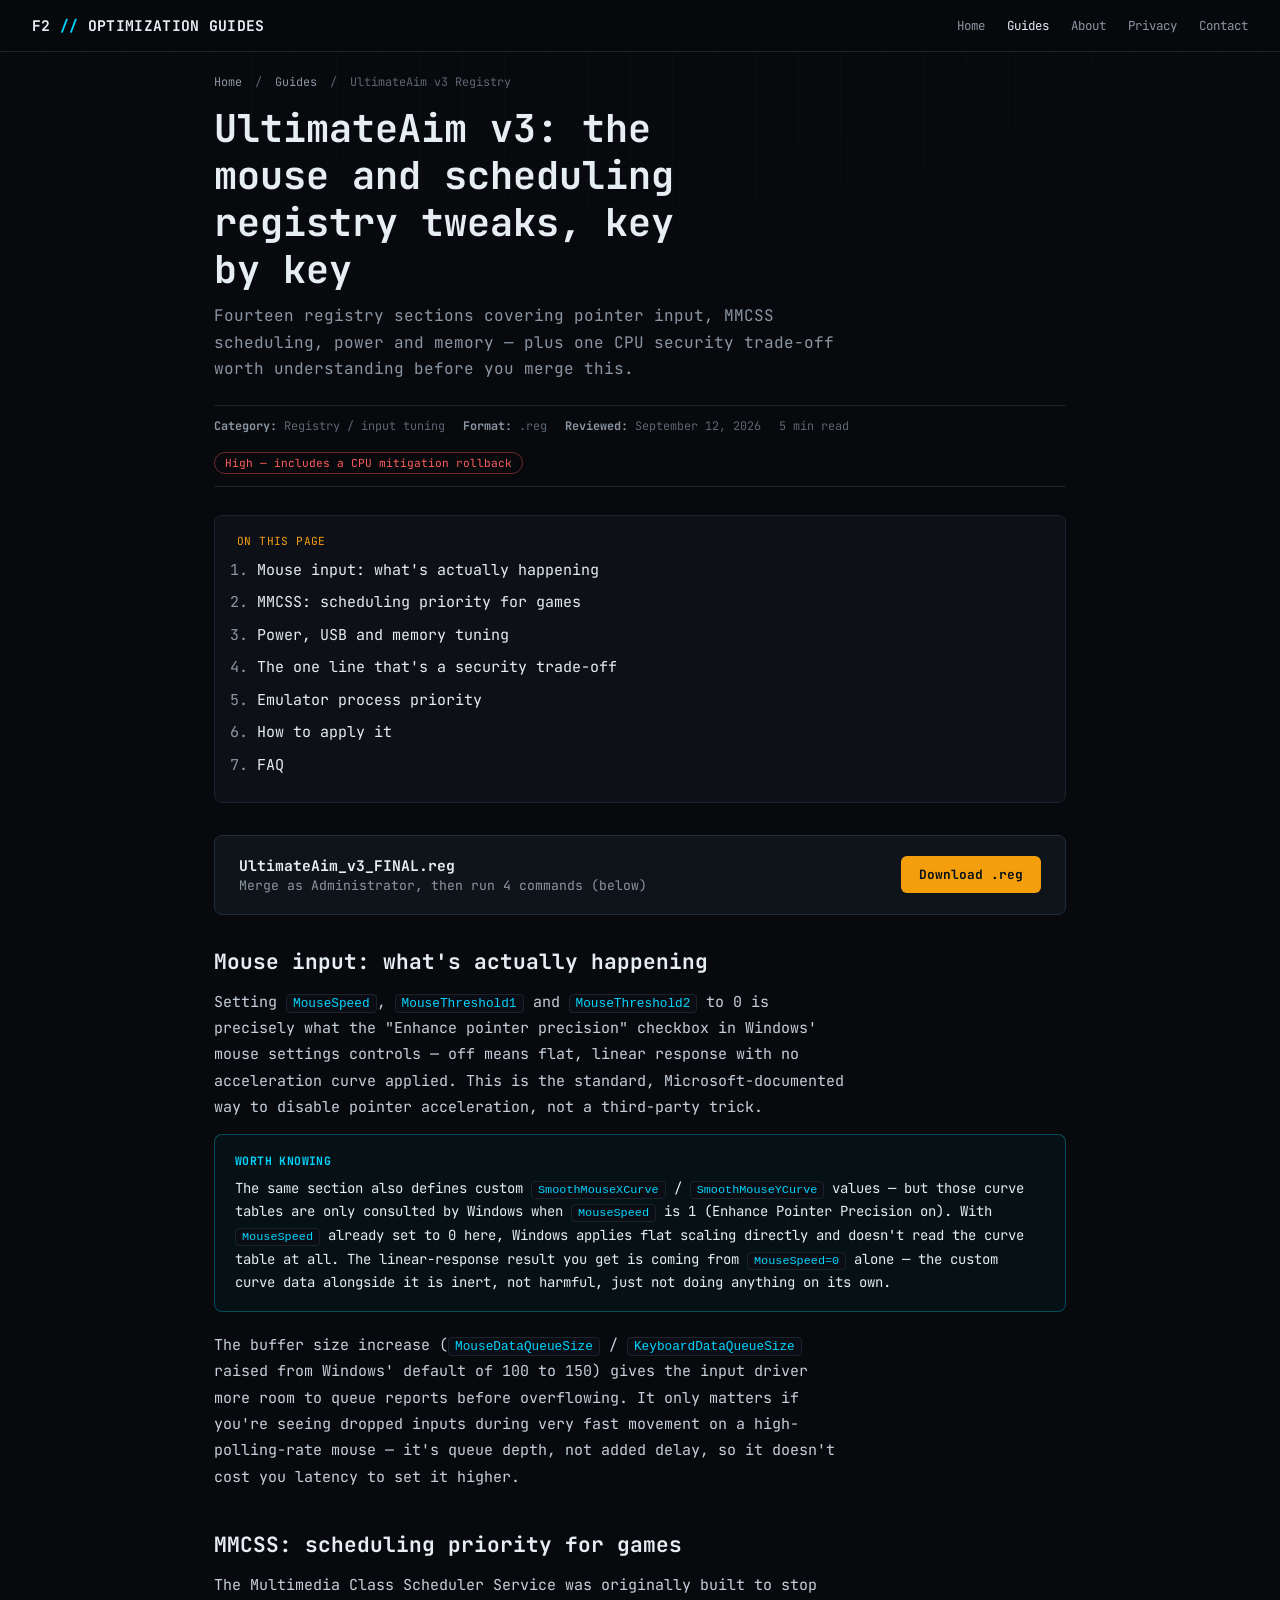
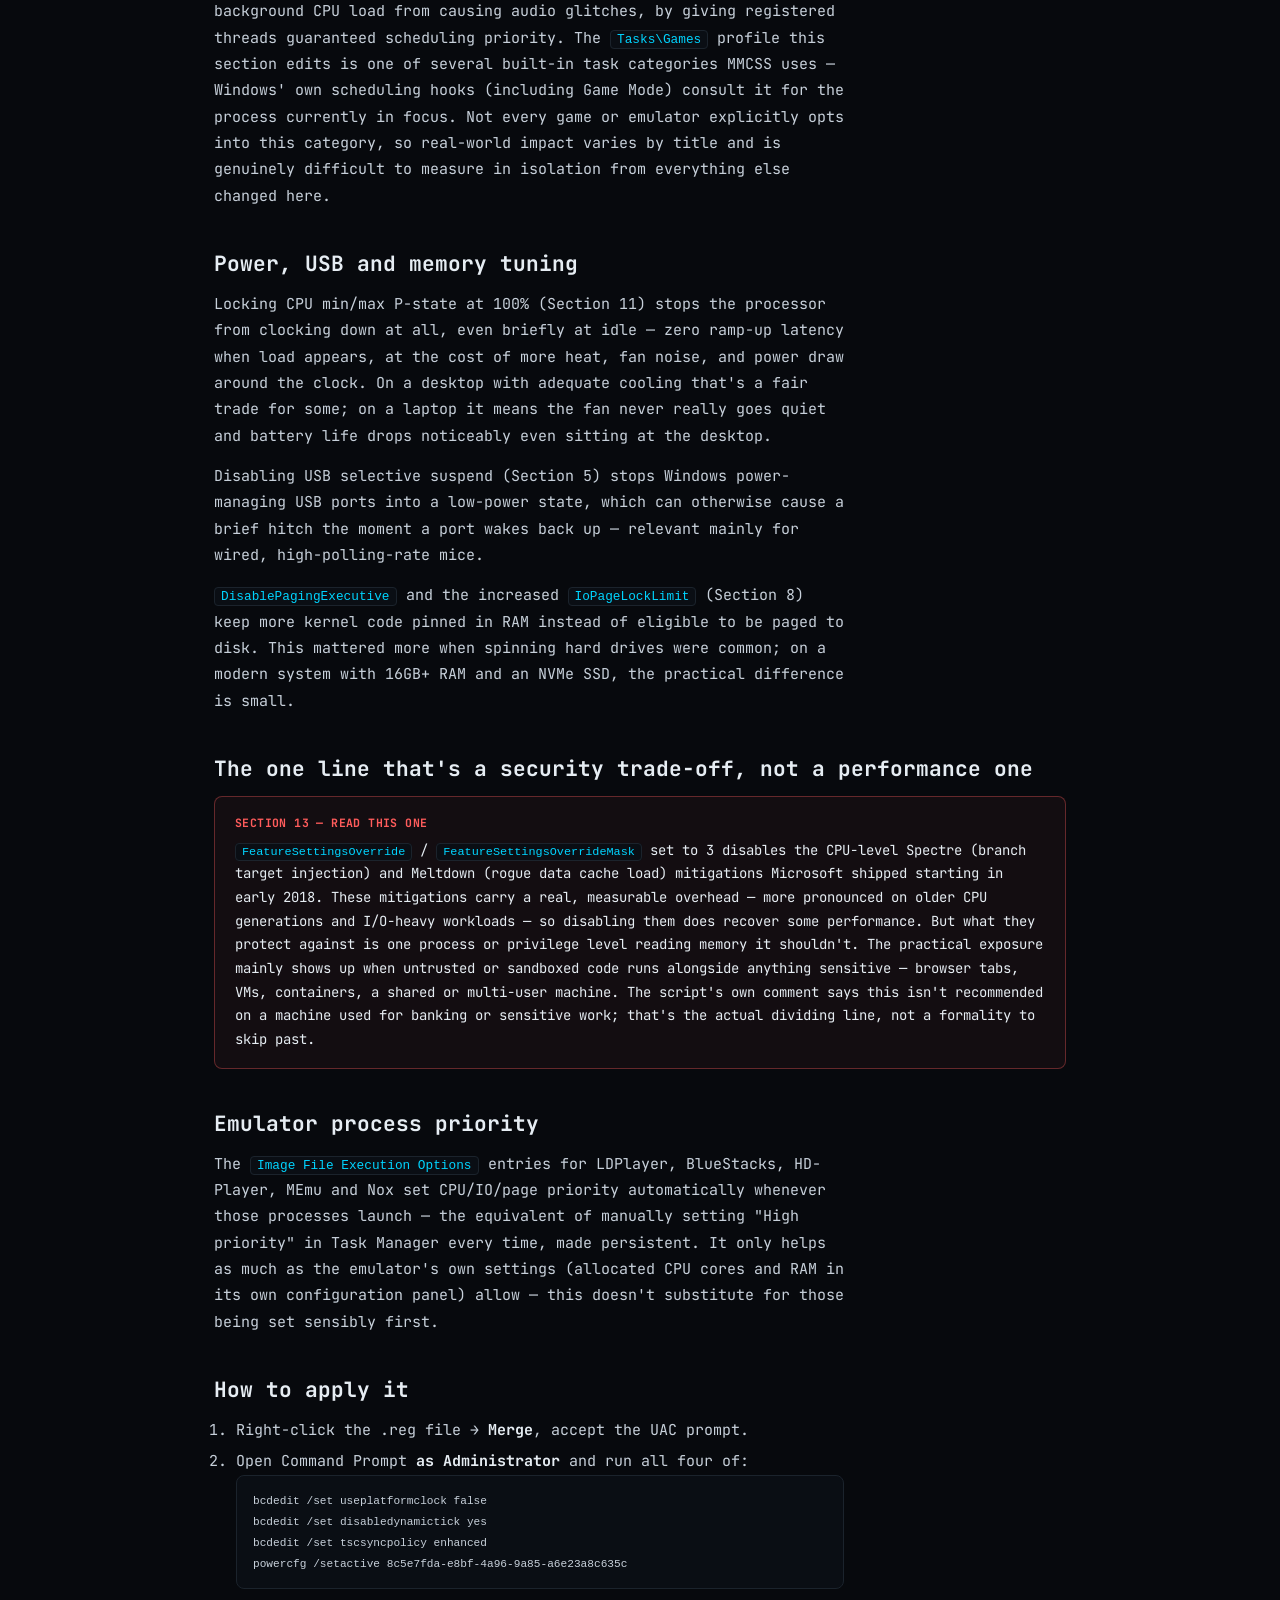
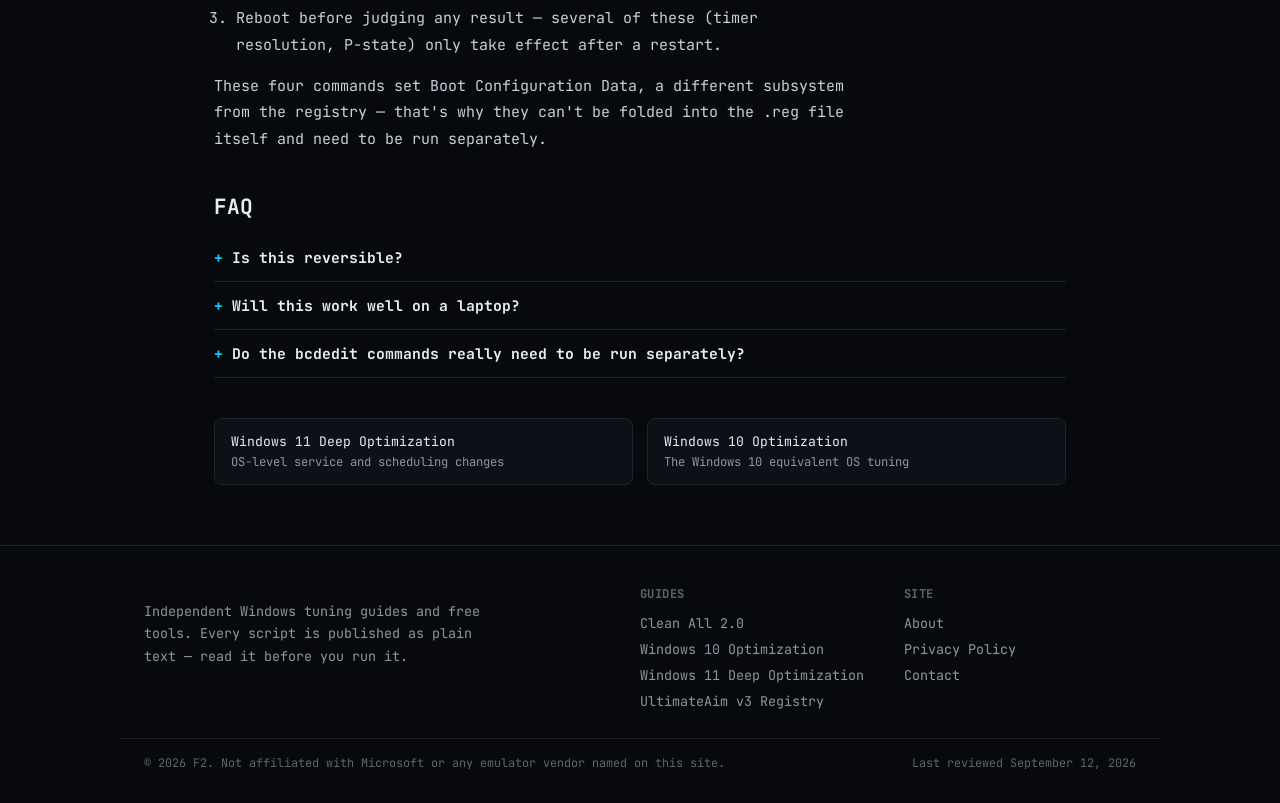
<file: guides/ultimateaim-v3-registry.html>
<!DOCTYPE html>
<html lang="en">
<head>
<meta charset="UTF-8">
<meta name="viewport" content="width=device-width, initial-scale=1.0">
<meta name="google-adsense-account" content="ca-pub-6312867591247183">
<meta name="theme-color" content="#07090d">
<title>UltimateAim v3: the mouse and scheduling registry tweaks, key by key | F2 Optimization Guides</title>
<meta name="description" content="Fourteen registry sections covering pointer input, MMCSS scheduling, power and memory — plus one CPU security trade-off worth understanding before you merge this.">
<link rel="canonical" href="https://example.com/guides/ultimateaim-v3-registry.html">
<link rel="preconnect" href="https://fonts.googleapis.com">
<link rel="preconnect" href="https://fonts.gstatic.com" crossorigin>
<link href="https://fonts.googleapis.com/css2?family=JetBrains+Mono:wght@300;400;500;600;700&display=swap" rel="stylesheet">
<link rel="stylesheet" href="../assets/style.css">
<script type="application/ld+json">{"@context": "https://schema.org", "@type": "Article", "headline": "UltimateAim v3: the mouse and scheduling registry tweaks, key by key", "description": "Fourteen registry sections covering pointer input, MMCSS scheduling, power and memory \u2014 plus one CPU security trade-off worth understanding before you merge this.", "datePublished": "2026-09-12", "dateModified": "2026-09-12", "author": {"@type": "Person", "name": "F2"}, "mainEntityOfPage": "https://example.com/guides/ultimateaim-v3-registry.html"}</script>
<script async src="https://pagead2.googlesyndication.com/pagead/js/adsbygoogle.js?client=ca-pub-6312867591247183"
     crossorigin="anonymous"></script>
</head>
<body>
<a class="skip-link" href="#main">Skip to content</a>
<header class="site">
<div class="brand"><a href="../index.html">F2 <b>//</b> OPTIMIZATION GUIDES</a></div>
<nav class="primary">
<a href="../index.html">Home</a>
<a href="../index.html#guides" class="active">Guides</a>
<a href="../about.html">About</a>
<a href="../privacy.html">Privacy</a>
<a href="../contact.html">Contact</a>
</nav>
</header>
<main id="main">

<article>
<div class="breadcrumb"><a href="../index.html">Home</a> <span class="sep">/</span> <a href="../index.html#guides">Guides</a> <span class="sep">/</span> <span>UltimateAim v3 Registry</span></div>

<h1>UltimateAim v3: the mouse and scheduling registry tweaks, key by key</h1>
<p class="dek">Fourteen registry sections covering pointer input, MMCSS scheduling, power and memory — plus one CPU security trade-off worth understanding before you merge this.</p>
<div class="meta-row">
  <span><strong>Category:</strong> Registry / input tuning</span>
  <span><strong>Format:</strong> .reg</span>
  <span><strong>Reviewed:</strong> September 12, 2026</span><span>5 min read</span>
  <span class="risk-pill high">High — includes a CPU mitigation rollback</span>
</div>

<div class="toc">
  <div class="toc__label">ON THIS PAGE</div>
  <ol>
    <li><a href="#mouse">Mouse input: what's actually happening</a></li>
    <li><a href="#mmcss">MMCSS: scheduling priority for games</a></li>
    <li><a href="#power">Power, USB and memory tuning</a></li>
    <li><a href="#security">The one line that's a security trade-off</a></li>
    <li><a href="#emulators">Emulator process priority</a></li>
    <li><a href="#apply">How to apply it</a></li>
    <li><a href="#faq">FAQ</a></li>
  </ol>
</div>

<div class="dl-box">
  <div class="dl-box__info"><strong>UltimateAim_v3_FINAL.reg</strong>Merge as Administrator, then run 4 commands (below)</div>
  <a class="dl-btn amber" href="../downloads/UltimateAim_v3_FINAL.reg" download>Download .reg</a>
</div>

<section id="mouse">
<h2>Mouse input: what's actually happening</h2>
<p>Setting <code>MouseSpeed</code>, <code>MouseThreshold1</code> and <code>MouseThreshold2</code> to 0 is precisely what the "Enhance pointer precision" checkbox in Windows' mouse settings controls — off means flat, linear response with no acceleration curve applied. This is the standard, Microsoft-documented way to disable pointer acceleration, not a third-party trick.</p>
<div class="callout note">
<strong class="label">WORTH KNOWING</strong>
The same section also defines custom <code>SmoothMouseXCurve</code> / <code>SmoothMouseYCurve</code> values — but those curve tables are only consulted by Windows when <code>MouseSpeed</code> is 1 (Enhance Pointer Precision on). With <code>MouseSpeed</code> already set to 0 here, Windows applies flat scaling directly and doesn't read the curve table at all. The linear-response result you get is coming from <code>MouseSpeed=0</code> alone — the custom curve data alongside it is inert, not harmful, just not doing anything on its own.
</div>
<p>The buffer size increase (<code>MouseDataQueueSize</code> / <code>KeyboardDataQueueSize</code> raised from Windows' default of 100 to 150) gives the input driver more room to queue reports before overflowing. It only matters if you're seeing dropped inputs during very fast movement on a high-polling-rate mouse — it's queue depth, not added delay, so it doesn't cost you latency to set it higher.</p>
</section>

<section id="mmcss">
<h2>MMCSS: scheduling priority for games</h2>
<p>The Multimedia Class Scheduler Service was originally built to stop background CPU load from causing audio glitches, by giving registered threads guaranteed scheduling priority. The <code>Tasks\Games</code> profile this section edits is one of several built-in task categories MMCSS uses — Windows' own scheduling hooks (including Game Mode) consult it for the process currently in focus. Not every game or emulator explicitly opts into this category, so real-world impact varies by title and is genuinely difficult to measure in isolation from everything else changed here.</p>
</section>

<section id="power">
<h2>Power, USB and memory tuning</h2>
<p>Locking CPU min/max P-state at 100% (Section 11) stops the processor from clocking down at all, even briefly at idle — zero ramp-up latency when load appears, at the cost of more heat, fan noise, and power draw around the clock. On a desktop with adequate cooling that's a fair trade for some; on a laptop it means the fan never really goes quiet and battery life drops noticeably even sitting at the desktop.</p>
<p>Disabling USB selective suspend (Section 5) stops Windows power-managing USB ports into a low-power state, which can otherwise cause a brief hitch the moment a port wakes back up — relevant mainly for wired, high-polling-rate mice.</p>
<p><code>DisablePagingExecutive</code> and the increased <code>IoPageLockLimit</code> (Section 8) keep more kernel code pinned in RAM instead of eligible to be paged to disk. This mattered more when spinning hard drives were common; on a modern system with 16GB+ RAM and an NVMe SSD, the practical difference is small.</p>
</section>

<section id="security">
<h2>The one line that's a security trade-off, not a performance one</h2>
<div class="callout warn">
<strong class="label">SECTION 13 — READ THIS ONE</strong>
<code>FeatureSettingsOverride</code> / <code>FeatureSettingsOverrideMask</code> set to 3 disables the CPU-level Spectre (branch target injection) and Meltdown (rogue data cache load) mitigations Microsoft shipped starting in early 2018. These mitigations carry a real, measurable overhead — more pronounced on older CPU generations and I/O-heavy workloads — so disabling them does recover some performance. But what they protect against is one process or privilege level reading memory it shouldn't. The practical exposure mainly shows up when untrusted or sandboxed code runs alongside anything sensitive — browser tabs, VMs, containers, a shared or multi-user machine. The script's own comment says this isn't recommended on a machine used for banking or sensitive work; that's the actual dividing line, not a formality to skip past.
</div>
</section>

<section id="emulators">
<h2>Emulator process priority</h2>
<p>The <code>Image File Execution Options</code> entries for LDPlayer, BlueStacks, HD-Player, MEmu and Nox set CPU/IO/page priority automatically whenever those processes launch — the equivalent of manually setting "High priority" in Task Manager every time, made persistent. It only helps as much as the emulator's own settings (allocated CPU cores and RAM in its own configuration panel) allow — this doesn't substitute for those being set sensibly first.</p>
</section>

<section id="apply">
<h2>How to apply it</h2>
<ol>
<li>Right-click the .reg file → <strong>Merge</strong>, accept the UAC prompt.</li>
<li>Open Command Prompt <strong>as Administrator</strong> and run all four of:
<pre><code>bcdedit /set useplatformclock false
bcdedit /set disabledynamictick yes
bcdedit /set tscsyncpolicy enhanced
powercfg /setactive 8c5e7fda-e8bf-4a96-9a85-a6e23a8c635c</code></pre></li>
<li>Reboot before judging any result — several of these (timer resolution, P-state) only take effect after a restart.</li>
</ol>
<p>These four commands set Boot Configuration Data, a different subsystem from the registry — that's why they can't be folded into the .reg file itself and need to be run separately.</p>
</section>

<section id="faq">
<h2>FAQ</h2>
<details class="faq"><summary>Is this reversible?</summary><p>Mostly. The Spectre/Meltdown override and the CPU P-state lock are single-value flips back to their Windows defaults. Full reversal of every key is easiest by importing a fresh export of the same registry paths from an unmodified machine, or resetting each section manually.</p></details>
<details class="faq"><summary>Will this work well on a laptop?</summary><p>Several settings here — the CPU P-state lock and disabled USB power saving especially — are meaningfully different trade-offs on battery power. This was written with a desktop in mind; expect more heat, fan noise and battery drain if you run it on a laptop.</p></details>
<details class="faq"><summary>Do the bcdedit commands really need to be run separately?</summary><p>Yes — they modify Boot Configuration Data, not the registry, so a .reg file has no way to set them.</p></details>
</section>

<div class="related">
<a href="windows-11-optimization.html">Windows 11 Deep Optimization<span>OS-level service and scheduling changes</span></a>
<a href="windows-10-optimization.html">Windows 10 Optimization<span>The Windows 10 equivalent OS tuning</span></a>
</div>
</article>

</main>
<footer class="site">
<div class="footer-grid">
<div><p class="footer-tagline">Independent Windows tuning guides and free tools. Every script is published as plain text — read it before you run it.</p></div>
<div><h4>GUIDES</h4><ul>
<li><a href="../guides/clean-all-2-0.html">Clean All 2.0</a></li>
<li><a href="../guides/windows-10-optimization.html">Windows 10 Optimization</a></li>
<li><a href="../guides/windows-11-optimization.html">Windows 11 Deep Optimization</a></li>
<li><a href="../guides/ultimateaim-v3-registry.html">UltimateAim v3 Registry</a></li>
</ul></div>
<div><h4>SITE</h4><ul>
<li><a href="../about.html">About</a></li>
<li><a href="../privacy.html">Privacy Policy</a></li>
<li><a href="../contact.html">Contact</a></li>
</ul></div>
</div>
<div class="footer-bottom"><span>© 2026 F2. Not affiliated with Microsoft or any emulator vendor named on this site.</span><span>Last reviewed September 12, 2026</span></div>
</footer>
</body>
</html>
</file>
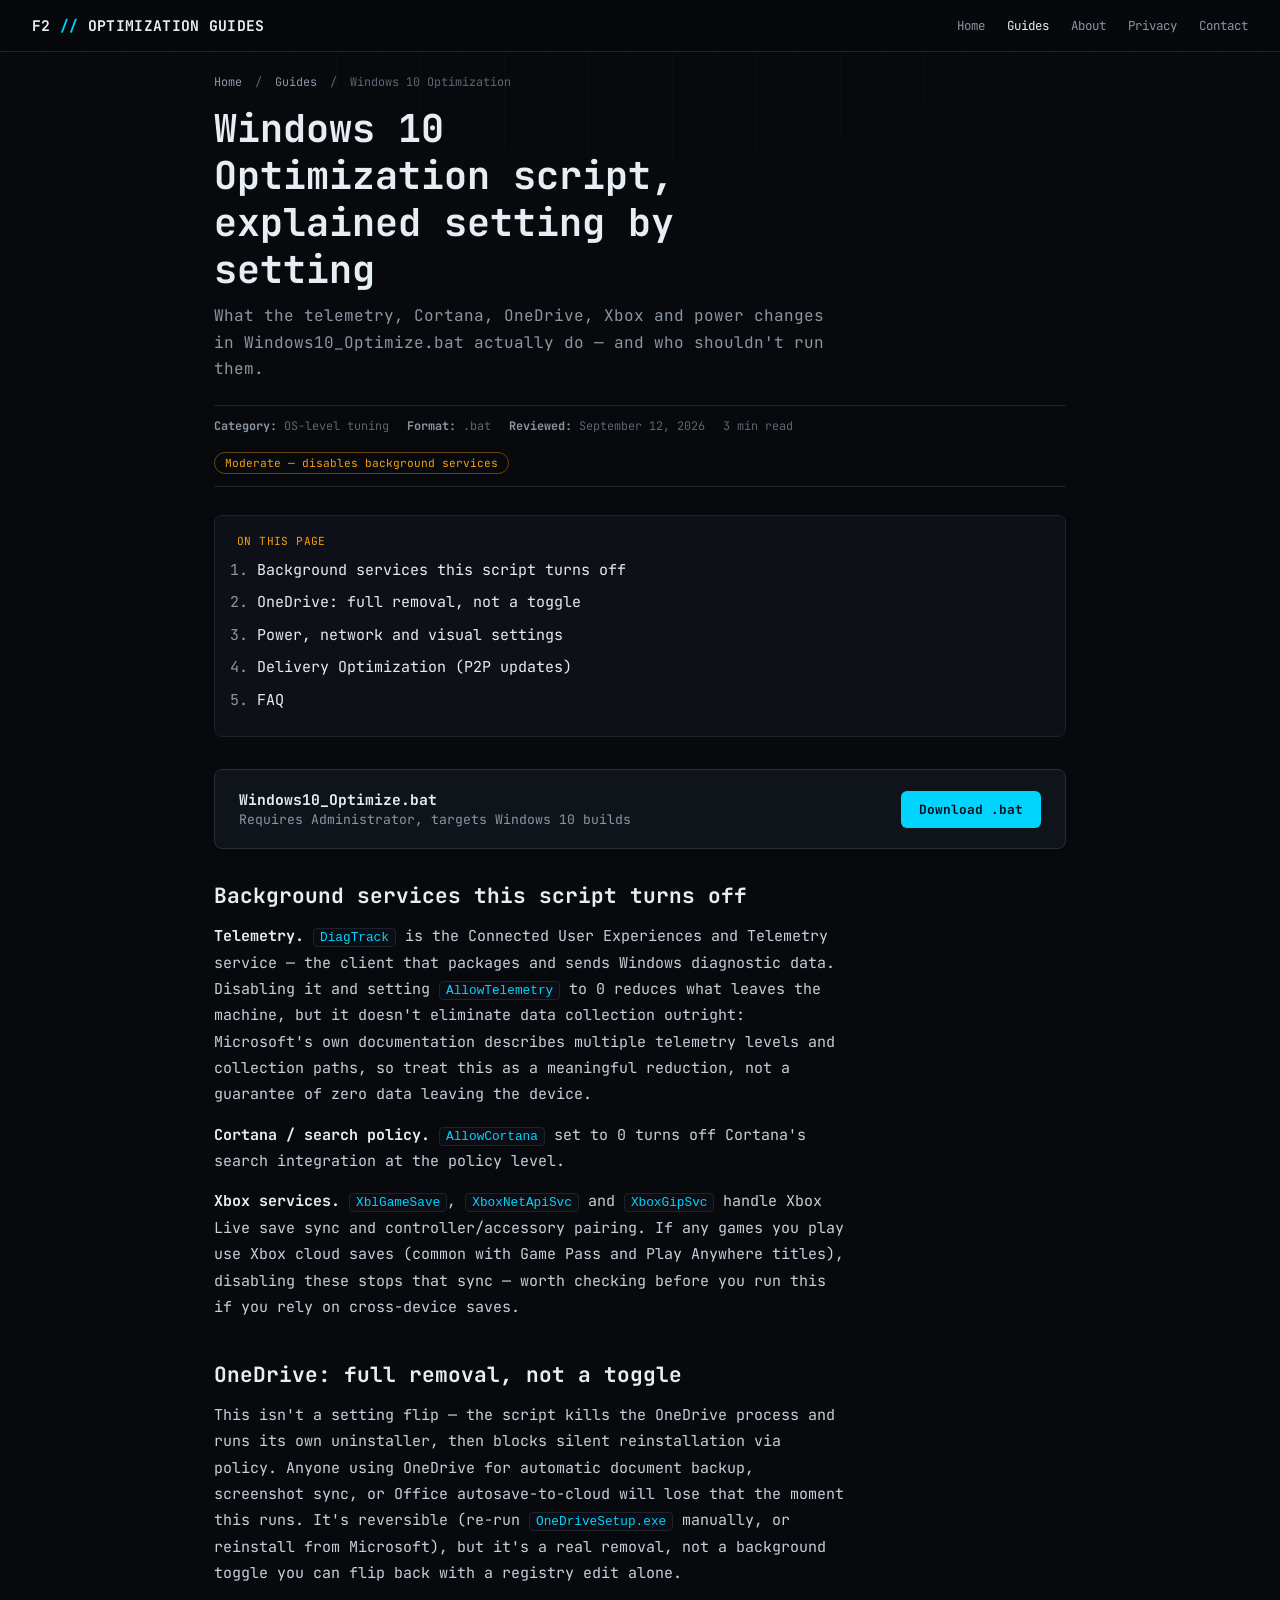
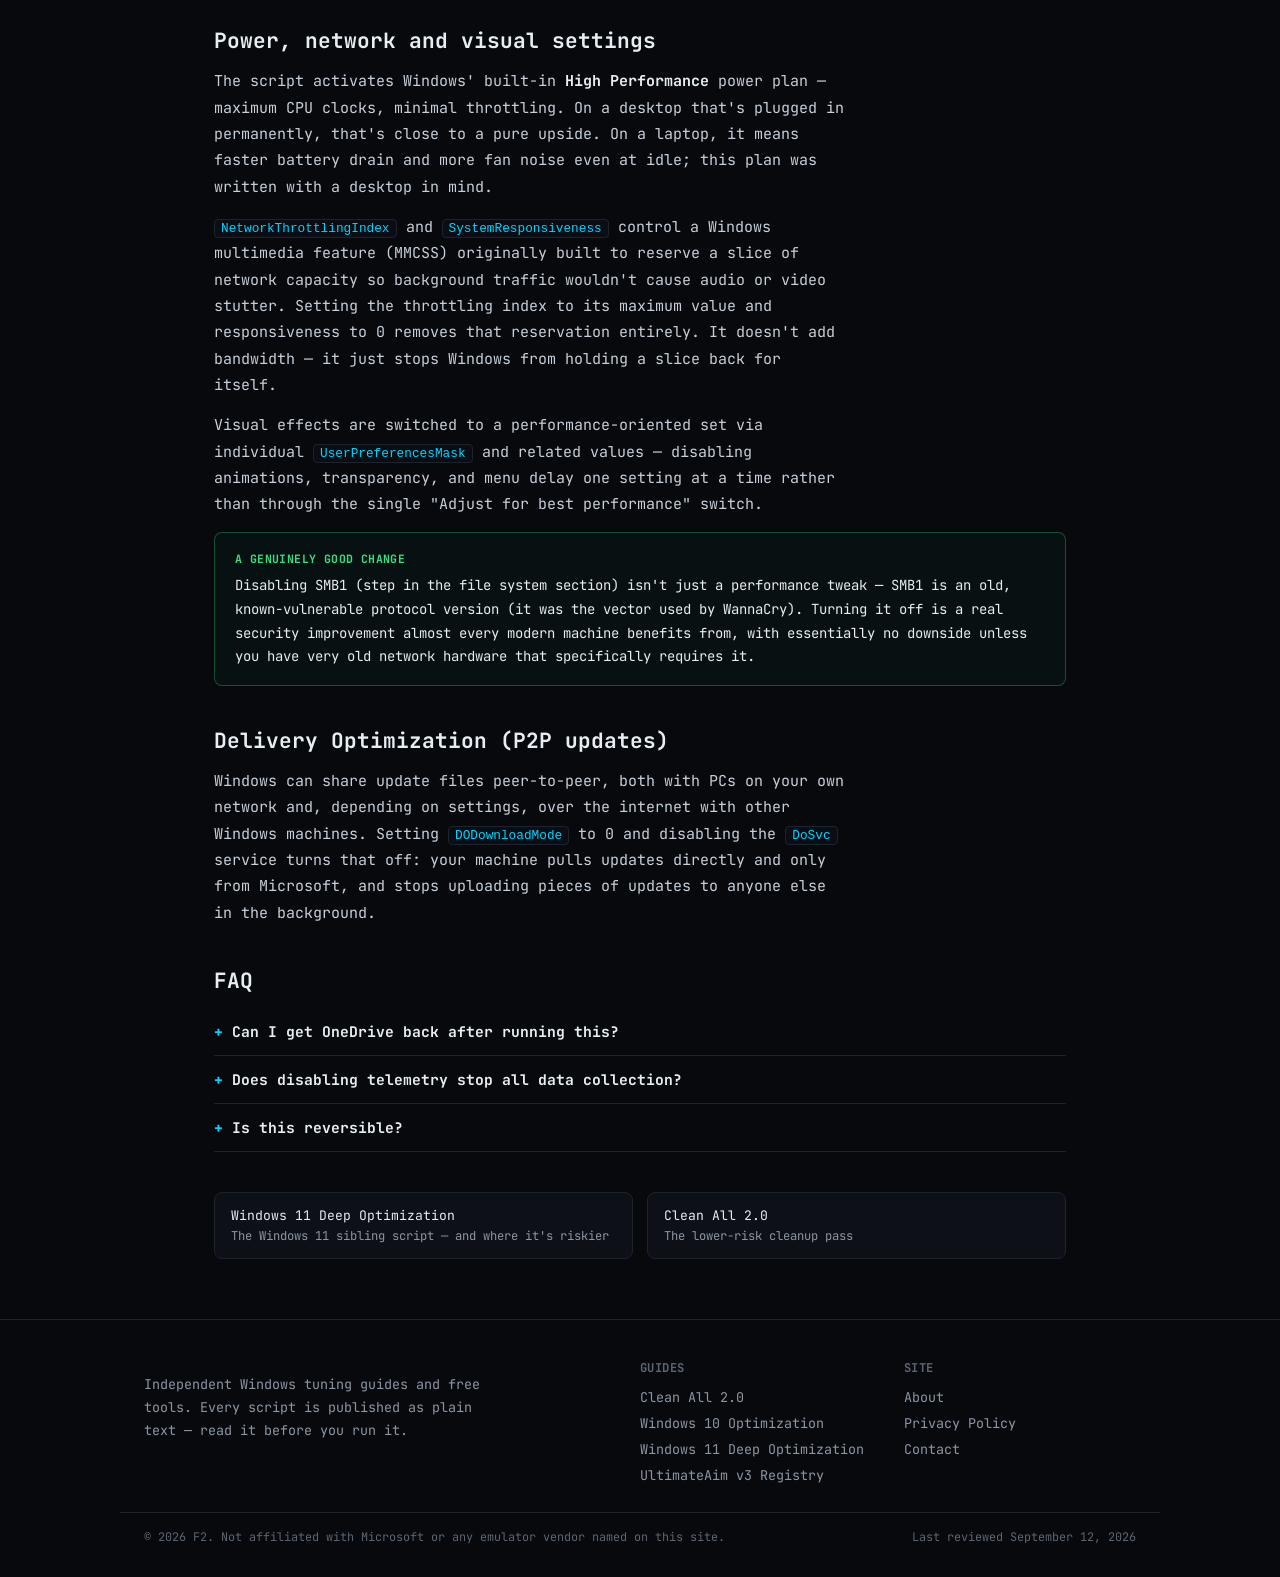
<file: guides/windows-10-optimization.html>
<!DOCTYPE html>
<html lang="en">
<head>
<meta charset="UTF-8">
<meta name="viewport" content="width=device-width, initial-scale=1.0">
<meta name="google-adsense-account" content="ca-pub-6312867591247183">
<meta name="theme-color" content="#07090d">
<title>Windows 10 Optimization script, explained setting by setting | F2 Optimization Guides</title>
<meta name="description" content="What the telemetry, Cortana, OneDrive, Xbox and power changes in Windows10_Optimize.bat actually do — and who shouldn't run them.">
<link rel="canonical" href="https://example.com/guides/windows-10-optimization.html">
<link rel="preconnect" href="https://fonts.googleapis.com">
<link rel="preconnect" href="https://fonts.gstatic.com" crossorigin>
<link href="https://fonts.googleapis.com/css2?family=JetBrains+Mono:wght@300;400;500;600;700&display=swap" rel="stylesheet">
<link rel="stylesheet" href="../assets/style.css">
<script type="application/ld+json">{"@context": "https://schema.org", "@type": "Article", "headline": "Windows 10 Optimization script, explained setting by setting", "description": "What the telemetry, Cortana, OneDrive, Xbox and power changes in Windows10_Optimize.bat actually do \u2014 and who shouldn't run them.", "datePublished": "2026-09-12", "dateModified": "2026-09-12", "author": {"@type": "Person", "name": "F2"}, "mainEntityOfPage": "https://example.com/guides/windows-10-optimization.html"}</script>
<script async src="https://pagead2.googlesyndication.com/pagead/js/adsbygoogle.js?client=ca-pub-6312867591247183"
     crossorigin="anonymous"></script>
</head>
<body>
<a class="skip-link" href="#main">Skip to content</a>
<header class="site">
<div class="brand"><a href="../index.html">F2 <b>//</b> OPTIMIZATION GUIDES</a></div>
<nav class="primary">
<a href="../index.html">Home</a>
<a href="../index.html#guides" class="active">Guides</a>
<a href="../about.html">About</a>
<a href="../privacy.html">Privacy</a>
<a href="../contact.html">Contact</a>
</nav>
</header>
<main id="main">

<article>
<div class="breadcrumb"><a href="../index.html">Home</a> <span class="sep">/</span> <a href="../index.html#guides">Guides</a> <span class="sep">/</span> <span>Windows 10 Optimization</span></div>

<h1>Windows 10 Optimization script, explained setting by setting</h1>
<p class="dek">What the telemetry, Cortana, OneDrive, Xbox and power changes in Windows10_Optimize.bat actually do — and who shouldn't run them.</p>
<div class="meta-row">
  <span><strong>Category:</strong> OS-level tuning</span>
  <span><strong>Format:</strong> .bat</span>
  <span><strong>Reviewed:</strong> September 12, 2026</span><span>3 min read</span>
  <span class="risk-pill mod">Moderate — disables background services</span>
</div>

<div class="toc">
  <div class="toc__label">ON THIS PAGE</div>
  <ol>
    <li><a href="#services">Background services this script turns off</a></li>
    <li><a href="#onedrive">OneDrive: full removal, not a toggle</a></li>
    <li><a href="#power">Power, network and visual settings</a></li>
    <li><a href="#p2p">Delivery Optimization (P2P updates)</a></li>
    <li><a href="#faq">FAQ</a></li>
  </ol>
</div>

<div class="dl-box">
  <div class="dl-box__info"><strong>Windows10_Optimize.bat</strong>Requires Administrator, targets Windows 10 builds</div>
  <a class="dl-btn" href="../downloads/Windows10_Optimize.bat" download>Download .bat</a>
</div>

<section id="services">
<h2>Background services this script turns off</h2>
<p><strong>Telemetry.</strong> <code>DiagTrack</code> is the Connected User Experiences and Telemetry service — the client that packages and sends Windows diagnostic data. Disabling it and setting <code>AllowTelemetry</code> to 0 reduces what leaves the machine, but it doesn't eliminate data collection outright: Microsoft's own documentation describes multiple telemetry levels and collection paths, so treat this as a meaningful reduction, not a guarantee of zero data leaving the device.</p>
<p><strong>Cortana / search policy.</strong> <code>AllowCortana</code> set to 0 turns off Cortana's search integration at the policy level.</p>
<p><strong>Xbox services.</strong> <code>XblGameSave</code>, <code>XboxNetApiSvc</code> and <code>XboxGipSvc</code> handle Xbox Live save sync and controller/accessory pairing. If any games you play use Xbox cloud saves (common with Game Pass and Play Anywhere titles), disabling these stops that sync — worth checking before you run this if you rely on cross-device saves.</p>
</section>

<section id="onedrive">
<h2>OneDrive: full removal, not a toggle</h2>
<p>This isn't a setting flip — the script kills the OneDrive process and runs its own uninstaller, then blocks silent reinstallation via policy. Anyone using OneDrive for automatic document backup, screenshot sync, or Office autosave-to-cloud will lose that the moment this runs. It's reversible (re-run <code>OneDriveSetup.exe</code> manually, or reinstall from Microsoft), but it's a real removal, not a background toggle you can flip back with a registry edit alone.</p>
</section>

<section id="power">
<h2>Power, network and visual settings</h2>
<p>The script activates Windows' built-in <strong>High Performance</strong> power plan — maximum CPU clocks, minimal throttling. On a desktop that's plugged in permanently, that's close to a pure upside. On a laptop, it means faster battery drain and more fan noise even at idle; this plan was written with a desktop in mind.</p>
<p><code>NetworkThrottlingIndex</code> and <code>SystemResponsiveness</code> control a Windows multimedia feature (MMCSS) originally built to reserve a slice of network capacity so background traffic wouldn't cause audio or video stutter. Setting the throttling index to its maximum value and responsiveness to 0 removes that reservation entirely. It doesn't add bandwidth — it just stops Windows from holding a slice back for itself.</p>
<p>Visual effects are switched to a performance-oriented set via individual <code>UserPreferencesMask</code> and related values — disabling animations, transparency, and menu delay one setting at a time rather than through the single "Adjust for best performance" switch.</p>
<div class="callout good">
<strong class="label">A GENUINELY GOOD CHANGE</strong>
Disabling SMB1 (step in the file system section) isn't just a performance tweak — SMB1 is an old, known-vulnerable protocol version (it was the vector used by WannaCry). Turning it off is a real security improvement almost every modern machine benefits from, with essentially no downside unless you have very old network hardware that specifically requires it.
</div>
</section>

<section id="p2p">
<h2>Delivery Optimization (P2P updates)</h2>
<p>Windows can share update files peer-to-peer, both with PCs on your own network and, depending on settings, over the internet with other Windows machines. Setting <code>DODownloadMode</code> to 0 and disabling the <code>DoSvc</code> service turns that off: your machine pulls updates directly and only from Microsoft, and stops uploading pieces of updates to anyone else in the background.</p>
</section>

<section id="faq">
<h2>FAQ</h2>
<details class="faq"><summary>Can I get OneDrive back after running this?</summary><p>Yes — download and run OneDriveSetup.exe again, or reinstall from Microsoft's site. It won't reappear on its own because of the policy block this script sets.</p></details>
<details class="faq"><summary>Does disabling telemetry stop all data collection?</summary><p>No. It reduces the diagnostic data DiagTrack sends, but Microsoft collects some data through other mechanisms regardless of this setting. Treat it as a reduction, not a full opt-out.</p></details>
<details class="faq"><summary>Is this reversible?</summary><p>Mostly. Re-enabling the disabled services and flipping the registry values back to their Windows defaults restores most of this. OneDrive specifically needs a manual reinstall.</p></details>
</section>

<div class="related">
<a href="windows-11-optimization.html">Windows 11 Deep Optimization<span>The Windows 11 sibling script — and where it's riskier</span></a>
<a href="clean-all-2-0.html">Clean All 2.0<span>The lower-risk cleanup pass</span></a>
</div>
</article>

</main>
<footer class="site">
<div class="footer-grid">
<div><p class="footer-tagline">Independent Windows tuning guides and free tools. Every script is published as plain text — read it before you run it.</p></div>
<div><h4>GUIDES</h4><ul>
<li><a href="../guides/clean-all-2-0.html">Clean All 2.0</a></li>
<li><a href="../guides/windows-10-optimization.html">Windows 10 Optimization</a></li>
<li><a href="../guides/windows-11-optimization.html">Windows 11 Deep Optimization</a></li>
<li><a href="../guides/ultimateaim-v3-registry.html">UltimateAim v3 Registry</a></li>
</ul></div>
<div><h4>SITE</h4><ul>
<li><a href="../about.html">About</a></li>
<li><a href="../privacy.html">Privacy Policy</a></li>
<li><a href="../contact.html">Contact</a></li>
</ul></div>
</div>
<div class="footer-bottom"><span>© 2026 F2. Not affiliated with Microsoft or any emulator vendor named on this site.</span><span>Last reviewed September 12, 2026</span></div>
</footer>
</body>
</html>
</file>
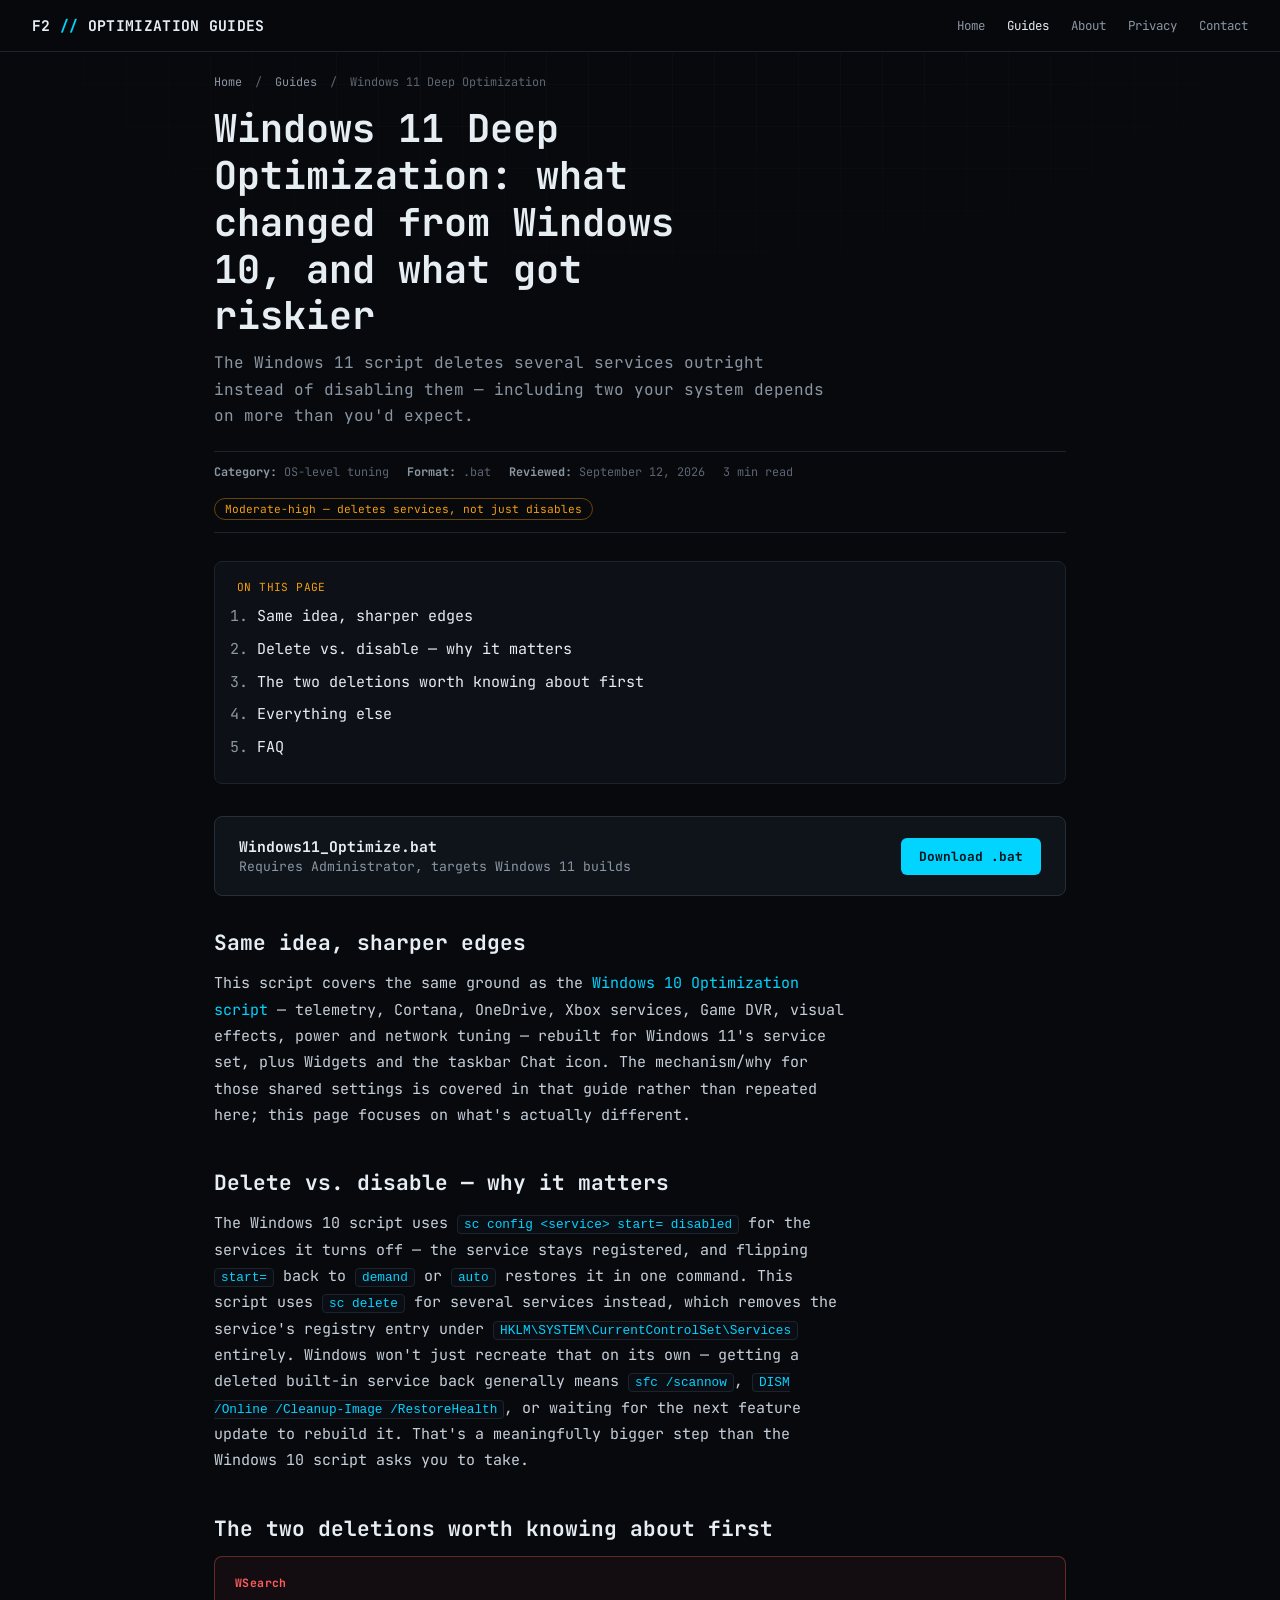
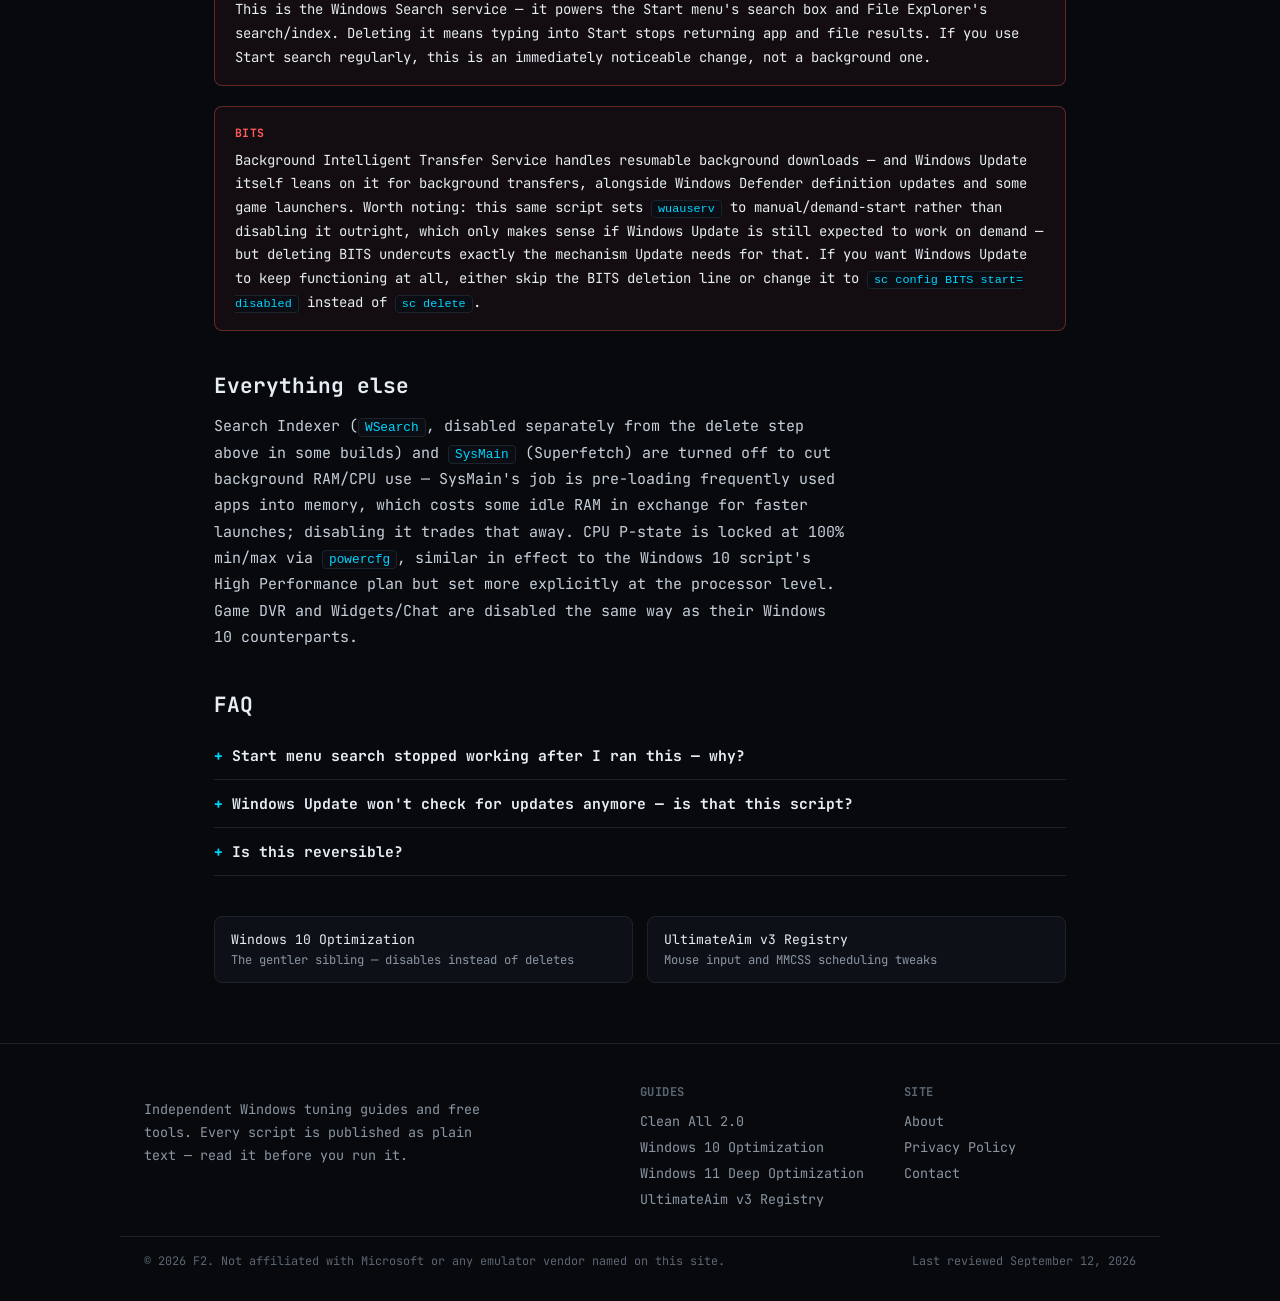
<file: guides/windows-11-optimization.html>
<!DOCTYPE html>
<html lang="en">
<head>
<meta charset="UTF-8">
<meta name="viewport" content="width=device-width, initial-scale=1.0">
<meta name="google-adsense-account" content="ca-pub-6312867591247183">
<meta name="theme-color" content="#07090d">
<title>Windows 11 Deep Optimization: what changed from Windows 10, and what got riskier | F2 Optimization Guides</title>
<meta name="description" content="The Windows 11 script deletes several services outright instead of disabling them — including two your system depends on more than you'd expect.">
<link rel="canonical" href="https://example.com/guides/windows-11-optimization.html">
<link rel="preconnect" href="https://fonts.googleapis.com">
<link rel="preconnect" href="https://fonts.gstatic.com" crossorigin>
<link href="https://fonts.googleapis.com/css2?family=JetBrains+Mono:wght@300;400;500;600;700&display=swap" rel="stylesheet">
<link rel="stylesheet" href="../assets/style.css">
<script type="application/ld+json">{"@context": "https://schema.org", "@type": "Article", "headline": "Windows 11 Deep Optimization: what changed from Windows 10, and what got riskier", "description": "The Windows 11 script deletes several services outright instead of disabling them \u2014 including two your system depends on more than you'd expect.", "datePublished": "2026-09-12", "dateModified": "2026-09-12", "author": {"@type": "Person", "name": "F2"}, "mainEntityOfPage": "https://example.com/guides/windows-11-optimization.html"}</script>
<script async src="https://pagead2.googlesyndication.com/pagead/js/adsbygoogle.js?client=ca-pub-6312867591247183"
     crossorigin="anonymous"></script>
</head>
<body>
<a class="skip-link" href="#main">Skip to content</a>
<header class="site">
<div class="brand"><a href="../index.html">F2 <b>//</b> OPTIMIZATION GUIDES</a></div>
<nav class="primary">
<a href="../index.html">Home</a>
<a href="../index.html#guides" class="active">Guides</a>
<a href="../about.html">About</a>
<a href="../privacy.html">Privacy</a>
<a href="../contact.html">Contact</a>
</nav>
</header>
<main id="main">

<article>
<div class="breadcrumb"><a href="../index.html">Home</a> <span class="sep">/</span> <a href="../index.html#guides">Guides</a> <span class="sep">/</span> <span>Windows 11 Deep Optimization</span></div>

<h1>Windows 11 Deep Optimization: what changed from Windows 10, and what got riskier</h1>
<p class="dek">The Windows 11 script deletes several services outright instead of disabling them — including two your system depends on more than you'd expect.</p>
<div class="meta-row">
  <span><strong>Category:</strong> OS-level tuning</span>
  <span><strong>Format:</strong> .bat</span>
  <span><strong>Reviewed:</strong> September 12, 2026</span><span>3 min read</span>
  <span class="risk-pill mod">Moderate-high — deletes services, not just disables</span>
</div>

<div class="toc">
  <div class="toc__label">ON THIS PAGE</div>
  <ol>
    <li><a href="#same-idea">Same idea, sharper edges</a></li>
    <li><a href="#delete-vs-disable">Delete vs. disable — why it matters</a></li>
    <li><a href="#two-deletions">The two deletions worth knowing about first</a></li>
    <li><a href="#everything-else">Everything else</a></li>
    <li><a href="#faq">FAQ</a></li>
  </ol>
</div>

<div class="dl-box">
  <div class="dl-box__info"><strong>Windows11_Optimize.bat</strong>Requires Administrator, targets Windows 11 builds</div>
  <a class="dl-btn" href="../downloads/Windows11_Optimize.bat" download>Download .bat</a>
</div>

<section id="same-idea">
<h2>Same idea, sharper edges</h2>
<p>This script covers the same ground as the <a href="windows-10-optimization.html">Windows 10 Optimization script</a> — telemetry, Cortana, OneDrive, Xbox services, Game DVR, visual effects, power and network tuning — rebuilt for Windows 11's service set, plus Widgets and the taskbar Chat icon. The mechanism/why for those shared settings is covered in that guide rather than repeated here; this page focuses on what's actually different.</p>
</section>

<section id="delete-vs-disable">
<h2>Delete vs. disable — why it matters</h2>
<p>The Windows 10 script uses <code>sc config &lt;service&gt; start= disabled</code> for the services it turns off — the service stays registered, and flipping <code>start=</code> back to <code>demand</code> or <code>auto</code> restores it in one command. This script uses <code>sc delete</code> for several services instead, which removes the service's registry entry under <code>HKLM\SYSTEM\CurrentControlSet\Services</code> entirely. Windows won't just recreate that on its own — getting a deleted built-in service back generally means <code>sfc /scannow</code>, <code>DISM /Online /Cleanup-Image /RestoreHealth</code>, or waiting for the next feature update to rebuild it. That's a meaningfully bigger step than the Windows 10 script asks you to take.</p>
</section>

<section id="two-deletions">
<h2>The two deletions worth knowing about first</h2>
<div class="callout warn">
<strong class="label">WSearch</strong>
This is the Windows Search service — it powers the Start menu's search box and File Explorer's search/index. Deleting it means typing into Start stops returning app and file results. If you use Start search regularly, this is an immediately noticeable change, not a background one.
</div>
<div class="callout warn">
<strong class="label">BITS</strong>
Background Intelligent Transfer Service handles resumable background downloads — and Windows Update itself leans on it for background transfers, alongside Windows Defender definition updates and some game launchers. Worth noting: this same script sets <code>wuauserv</code> to manual/demand-start rather than disabling it outright, which only makes sense if Windows Update is still expected to work on demand — but deleting BITS undercuts exactly the mechanism Update needs for that. If you want Windows Update to keep functioning at all, either skip the BITS deletion line or change it to <code>sc config BITS start= disabled</code> instead of <code>sc delete</code>.
</div>
</section>

<section id="everything-else">
<h2>Everything else</h2>
<p>Search Indexer (<code>WSearch</code>, disabled separately from the delete step above in some builds) and <code>SysMain</code> (Superfetch) are turned off to cut background RAM/CPU use — SysMain's job is pre-loading frequently used apps into memory, which costs some idle RAM in exchange for faster launches; disabling it trades that away. CPU P-state is locked at 100% min/max via <code>powercfg</code>, similar in effect to the Windows 10 script's High Performance plan but set more explicitly at the processor level. Game DVR and Widgets/Chat are disabled the same way as their Windows 10 counterparts.</p>
</section>

<section id="faq">
<h2>FAQ</h2>
<details class="faq"><summary>Start menu search stopped working after I ran this — why?</summary><p>Almost certainly the WSearch deletion above. The safe fix is <code>sfc /scannow</code> followed by <code>DISM /Online /Cleanup-Image /RestoreHealth</code>, rather than trying to hand-recreate the service entry — built-in service registration has enough moving parts (image path, dependencies, service type) that a manual <code>sc create</code> is easy to get subtly wrong.</p></details>
<details class="faq"><summary>Windows Update won't check for updates anymore — is that this script?</summary><p>Likely the BITS deletion combined with Update set to manual. Same fix as above (SFC/DISM), or avoid deleting BITS in the first place.</p></details>
<details class="faq"><summary>Is this reversible?</summary><p>The disabled services and registry values, yes. The deleted services (BITS, WSearch, and the others removed with <code>sc delete</code>) need a system file repair rather than a simple setting flip.</p></details>
</section>

<div class="related">
<a href="windows-10-optimization.html">Windows 10 Optimization<span>The gentler sibling — disables instead of deletes</span></a>
<a href="ultimateaim-v3-registry.html">UltimateAim v3 Registry<span>Mouse input and MMCSS scheduling tweaks</span></a>
</div>
</article>

</main>
<footer class="site">
<div class="footer-grid">
<div><p class="footer-tagline">Independent Windows tuning guides and free tools. Every script is published as plain text — read it before you run it.</p></div>
<div><h4>GUIDES</h4><ul>
<li><a href="../guides/clean-all-2-0.html">Clean All 2.0</a></li>
<li><a href="../guides/windows-10-optimization.html">Windows 10 Optimization</a></li>
<li><a href="../guides/windows-11-optimization.html">Windows 11 Deep Optimization</a></li>
<li><a href="../guides/ultimateaim-v3-registry.html">UltimateAim v3 Registry</a></li>
</ul></div>
<div><h4>SITE</h4><ul>
<li><a href="../about.html">About</a></li>
<li><a href="../privacy.html">Privacy Policy</a></li>
<li><a href="../contact.html">Contact</a></li>
</ul></div>
</div>
<div class="footer-bottom"><span>© 2026 F2. Not affiliated with Microsoft or any emulator vendor named on this site.</span><span>Last reviewed September 12, 2026</span></div>
</footer>
</body>
</html>
</file>
<file: assets/style.css>
:root{
  --bg:#07090d; --panel:#0d1117; --panel-2:#0f141b; --line:#1b232c; --line-2:#252f3a;
  --cyan:#00d4ff; --amber:#f59e0b; --text:#e6edf3; --dim:#8b96a3; --dim-2:#5c6672; --danger:#ff5c5c; --good:#3ddc84;
}
*,*::before,*::after{box-sizing:border-box;}
html{scroll-behavior:smooth;}
body{
  margin:0; background:var(--bg); color:var(--text);
  font-family:'JetBrains Mono',ui-monospace,'SFMono-Regular',monospace;
  -webkit-font-smoothing:antialiased; font-size:16px;
}
a{color:var(--cyan); text-decoration:none;}
a:hover{text-decoration:underline;}
img{max-width:100%;}
::selection{background:rgba(0,212,255,.25);}

body::before{
  content:''; position:fixed; inset:0; pointer-events:none; z-index:0;
  background-image:
    linear-gradient(rgba(255,255,255,0.02) 1px, transparent 1px),
    linear-gradient(90deg, rgba(255,255,255,0.02) 1px, transparent 1px);
  background-size:42px 42px;
  mask-image: radial-gradient(ellipse 80% 50% at 50% 0%, black 30%, transparent 85%);
}

.skip-link{position:absolute; left:-999px; top:0; background:var(--cyan); color:#031017; padding:8px 14px; z-index:100;}
.skip-link:focus{left:12px; top:12px;}

header.site{
  position:sticky; top:0; z-index:20;
  display:flex; align-items:center; justify-content:space-between; gap:16px; flex-wrap:wrap;
  padding:16px 32px; background:rgba(7,9,13,.9); backdrop-filter:blur(10px);
  border-bottom:1px solid var(--line);
}
.brand{font-weight:700; font-size:.92rem; letter-spacing:.3px; white-space:nowrap;}
.brand a{color:var(--text);}
.brand b{color:var(--cyan);}
nav.primary{display:flex; gap:22px; font-size:.78rem; color:var(--dim); flex-wrap:wrap;}
nav.primary a{color:var(--dim);}
nav.primary a.active,nav.primary a:hover{color:var(--text);}

main{position:relative; z-index:1; max-width:900px; margin:0 auto; padding:0 24px;}
main.wide{max-width:1040px;}

.breadcrumb{font-size:.74rem; color:var(--dim-2); padding:22px 0 0; }
.breadcrumb a{color:var(--dim);}
.breadcrumb .sep{margin:0 6px;}

.hero{padding:20px 0 48px;}
.hero__kicker{color:var(--amber); font-size:.76rem; letter-spacing:.4px;}
.hero__title{font-size:clamp(1.9rem,4.6vw,2.9rem); line-height:1.18; font-weight:700; margin:14px 0 16px; max-width:16ch;}
.hero__body{color:var(--dim); font-size:.97rem; line-height:1.75; max-width:66ch;}

article h1{font-size:clamp(1.7rem,4vw,2.4rem); line-height:1.22; font-weight:700; margin:16px 0 10px; max-width:22ch;}
.dek{color:var(--dim); font-size:1rem; line-height:1.65; max-width:62ch; margin:0 0 22px;}

.meta-row{
  display:flex; gap:18px; flex-wrap:wrap; font-size:.74rem; color:var(--dim-2);
  border-top:1px solid var(--line); border-bottom:1px solid var(--line);
  padding:12px 0; margin-bottom:28px;
}
.meta-row strong{color:var(--dim);}

.risk-pill{font-size:.7rem; padding:3px 10px; border-radius:20px; border:1px solid var(--line); color:var(--dim); white-space:nowrap;}
.risk-pill.low{border-color:rgba(61,220,132,.4); color:var(--good);}
.risk-pill.mod{border-color:rgba(245,158,11,.4); color:var(--amber);}
.risk-pill.high{border-color:rgba(255,92,92,.4); color:var(--danger);}

.toc{
  border:1px solid var(--line); background:var(--panel); border-radius:8px;
  padding:18px 22px; margin-bottom:32px; font-size:.82rem;
}
.toc__label{color:var(--amber); font-size:.7rem; letter-spacing:.4px; margin-bottom:8px;}
.toc ol{margin:0; padding-left:20px; line-height:1.9; color:var(--dim);}
.toc a{color:var(--text);}

article section{margin-bottom:40px;}
article h2{font-size:1.32rem; font-weight:700; margin:0 0 14px; scroll-margin-top:80px;}
article h3{font-size:1.05rem; font-weight:700; margin:22px 0 8px;}
article p{color:#c7d0da; line-height:1.75; font-size:.94rem; margin:0 0 14px; max-width:70ch;}
article ul,article ol{color:#c7d0da; line-height:1.8; font-size:.94rem; max-width:70ch; padding-left:22px; margin:0 0 14px;}
article li{margin-bottom:4px;}
article strong{color:var(--text);}
code, .inline-code{
  background:#0a0e14; border:1px solid var(--line); padding:1px 6px; border-radius:4px;
  color:var(--cyan); font-size:.85em;
}
pre{
  background:#0a0e14; border:1px solid var(--line); border-radius:8px; padding:14px 16px;
  overflow-x:auto; font-size:.82rem; line-height:1.6; margin:0 0 16px;
}
pre code{background:none; border:none; padding:0; color:#c7d0da;}

.callout{border-radius:8px; padding:16px 20px; margin:0 0 20px; font-size:.87rem; line-height:1.7; border:1px solid var(--line);}
.callout strong.label{display:block; font-size:.72rem; letter-spacing:.4px; margin-bottom:6px;}
.callout.warn{border-color:rgba(255,92,92,.35); background:rgba(255,92,92,.05);}
.callout.warn strong.label{color:var(--danger);}
.callout.note{border-color:rgba(0,212,255,.3); background:rgba(0,212,255,.04);}
.callout.note strong.label{color:var(--cyan);}
.callout.good{border-color:rgba(61,220,132,.3); background:rgba(61,220,132,.04);}
.callout.good strong.label{color:var(--good);}

.dl-box{
  display:flex; align-items:center; justify-content:space-between; gap:16px; flex-wrap:wrap;
  border:1px solid var(--line-2); background:var(--panel-2); border-radius:8px; padding:20px 24px; margin:0 0 32px;
}
.dl-box__info{font-size:.82rem; color:var(--dim);}
.dl-box__info strong{color:var(--text); display:block; font-size:.92rem; margin-bottom:2px;}
.dl-btn{
  display:inline-flex; align-items:center; gap:8px; background:var(--cyan); color:#031017;
  font-weight:700; font-size:.8rem; padding:10px 18px; border-radius:6px; white-space:nowrap;
}
.dl-btn:hover{text-decoration:none; box-shadow:0 6px 20px rgba(0,212,255,.25);}
.dl-btn.amber{background:var(--amber);}
.dl-btn.amber:hover{box-shadow:0 6px 20px rgba(245,158,11,.25);}

details.faq{border-bottom:1px solid var(--line); padding:14px 0;}
details.faq summary{cursor:pointer; font-weight:700; font-size:.92rem; color:var(--text); list-style:none;}
details.faq summary::-webkit-details-marker{display:none;}
details.faq summary::before{content:'+ '; color:var(--cyan);}
details.faq[open] summary::before{content:'– ';}
details.faq p{margin-top:10px;}

.related{display:grid; grid-template-columns:repeat(auto-fit,minmax(220px,1fr)); gap:14px; margin:0 0 20px;}
.related a{
  display:block; border:1px solid var(--line); background:var(--panel); border-radius:8px;
  padding:14px 16px; font-size:.82rem; color:var(--text);
}
.related a:hover{border-color:var(--cyan); text-decoration:none;}
.related span{display:block; color:var(--dim); font-size:.76rem; margin-top:4px;}

.card-grid{display:grid; grid-template-columns:repeat(auto-fit,minmax(260px,1fr)); gap:18px; margin:24px 0 48px;}
.card{border:1px solid var(--line); background:var(--panel); border-radius:10px; padding:24px;}
.card__top{display:flex; justify-content:space-between; align-items:flex-start; gap:10px; margin-bottom:10px;}
.card h3{margin:0; font-size:1.05rem;}
.card p{color:var(--dim); font-size:.85rem; line-height:1.65; margin:0 0 16px;}
.card__links{display:flex; gap:16px; font-size:.8rem;}

.section-label{color:var(--amber); font-size:.76rem; letter-spacing:.4px; margin-bottom:6px;}
.section-heading{font-size:1.5rem; font-weight:700; margin:0 0 10px;}
.section-sub{color:var(--dim); font-size:.9rem; line-height:1.65; max-width:64ch; margin-bottom:8px;}

.static-page h1{font-size:clamp(1.7rem,4vw,2.3rem); margin:24px 0 18px;}
.static-page h2{font-size:1.2rem; margin:28px 0 10px;}
.static-page p, .static-page li{color:#c7d0da; line-height:1.75; font-size:.94rem; max-width:70ch;}
.static-page ul{padding-left:22px;}

footer.site{border-top:1px solid var(--line); margin-top:60px;}
.footer-grid{
  max-width:1040px; margin:0 auto; padding:40px 24px 20px;
  display:grid; grid-template-columns:2fr 1fr 1fr; gap:32px;
}
.footer-grid h4{font-size:.76rem; letter-spacing:.4px; color:var(--dim-2); margin:0 0 12px;}
.footer-grid ul{list-style:none; margin:0; padding:0;}
.footer-grid li{margin-bottom:8px; font-size:.84rem;}
.footer-grid li a{color:var(--dim);}
.footer-grid li a:hover{color:var(--text);}
.footer-tagline{color:var(--dim); font-size:.84rem; line-height:1.7; max-width:42ch;}
.footer-bottom{
  max-width:1040px; margin:0 auto; padding:16px 24px 32px; border-top:1px solid var(--line);
  color:var(--dim-2); font-size:.74rem; display:flex; justify-content:space-between; flex-wrap:wrap; gap:8px;
}
@media(max-width:680px){
  .footer-grid{grid-template-columns:1fr;}
  header.site{padding:14px 18px;}
  main{padding:0 18px;}
}
</file>
